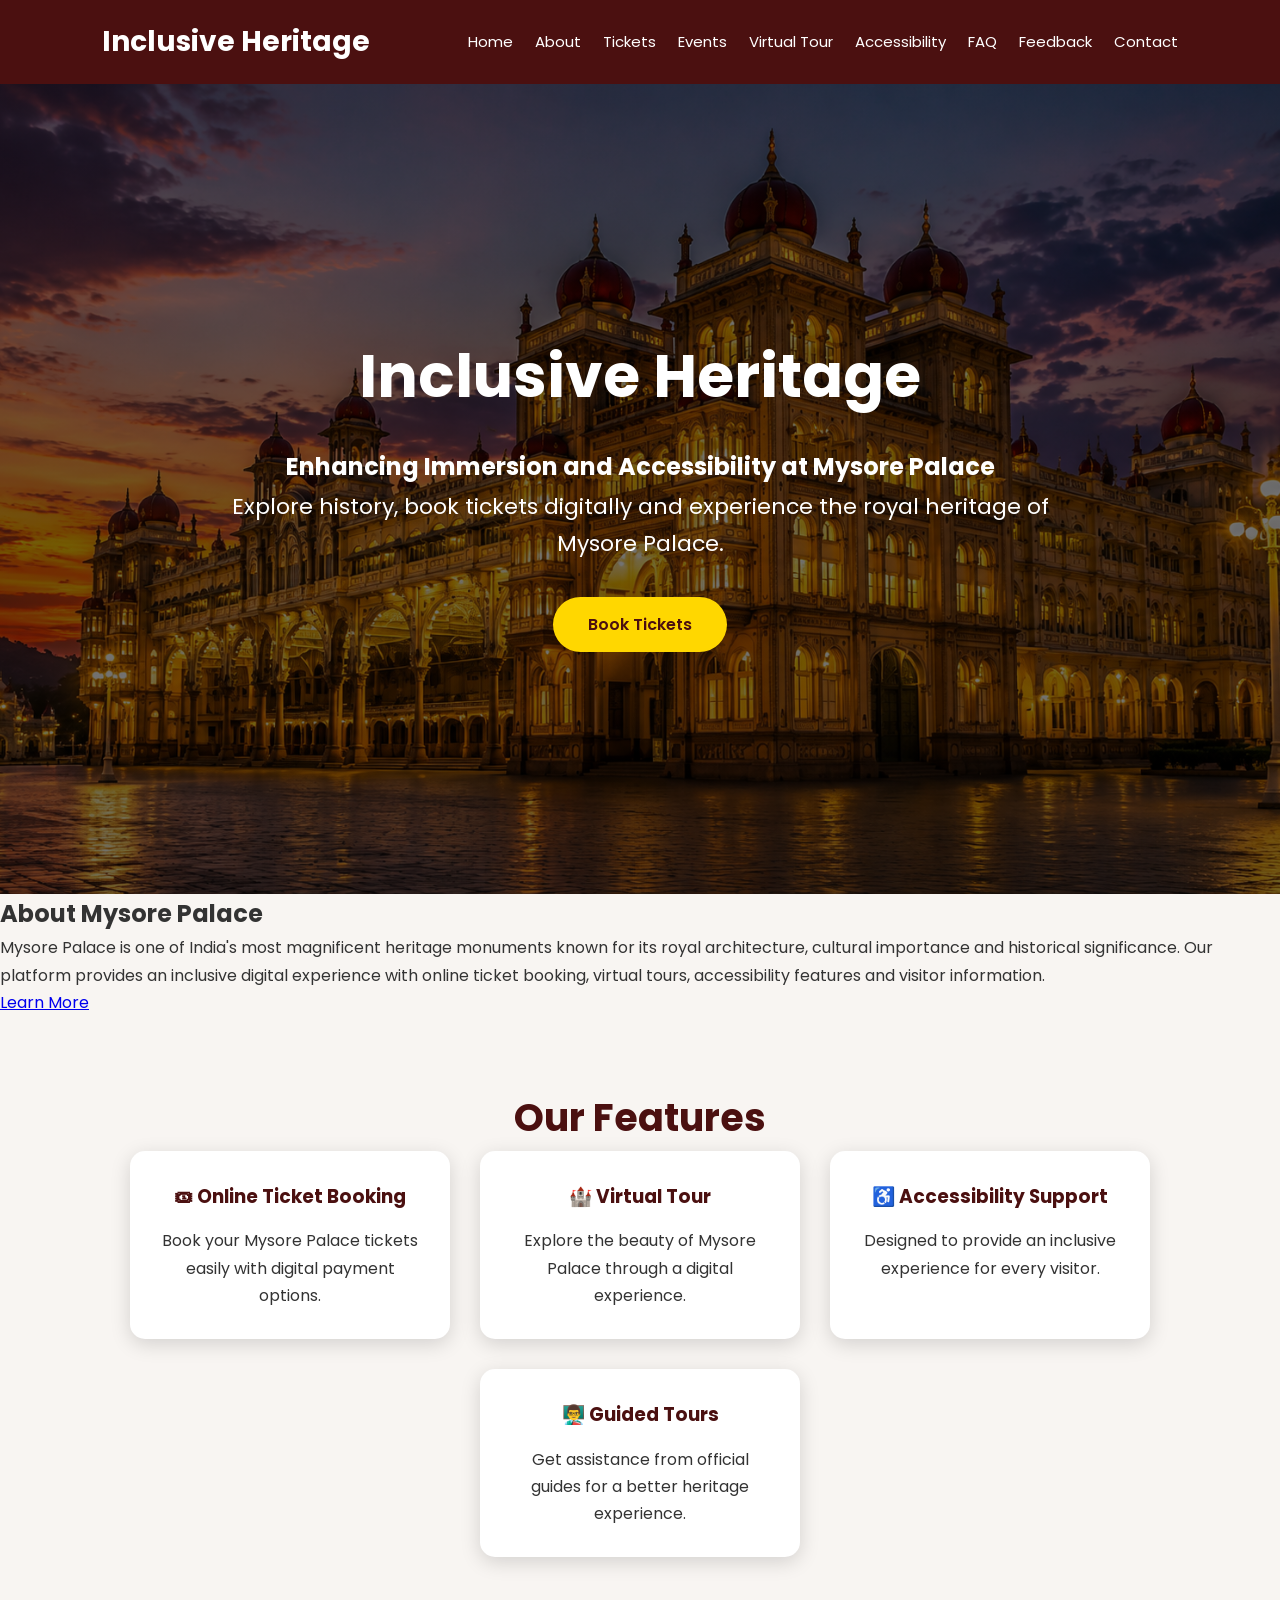
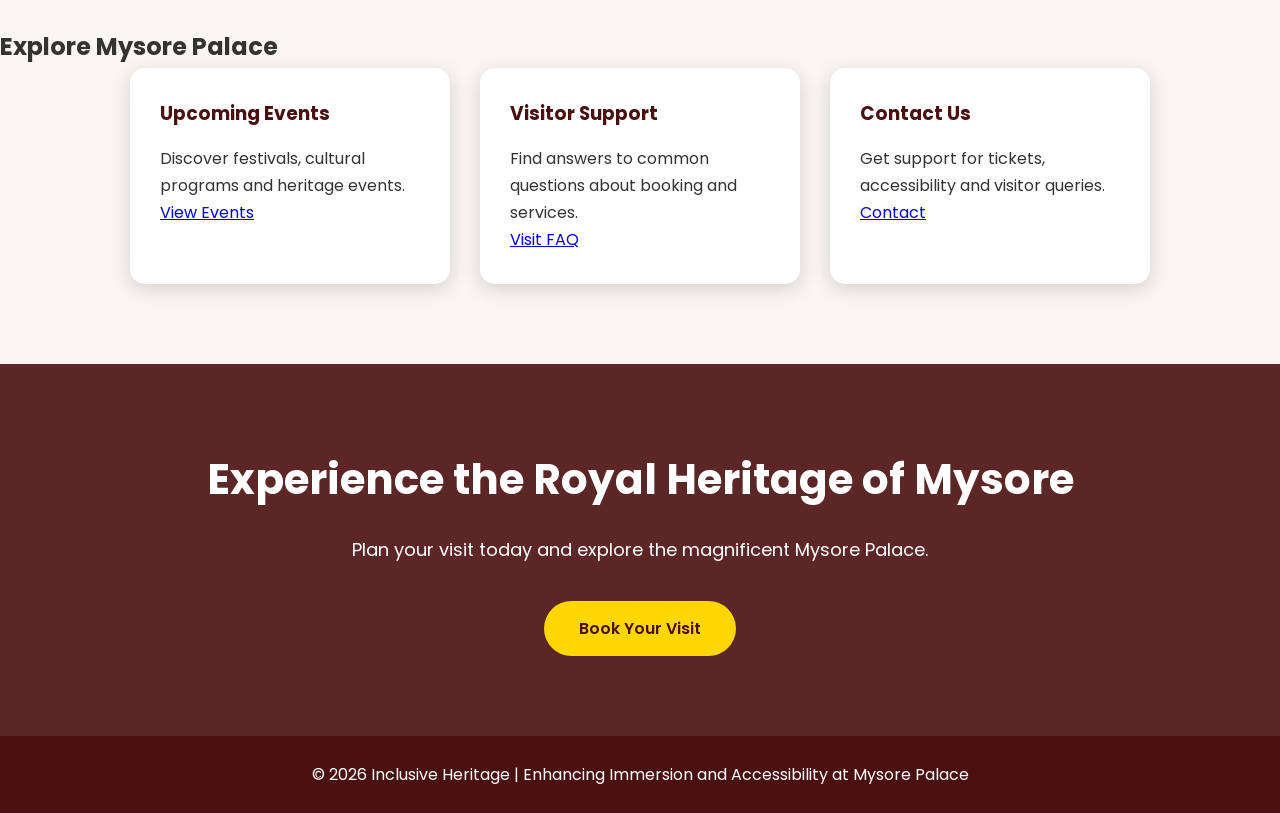
<file: index.html>
<!DOCTYPE html>
<html lang="en">

<head>

<meta charset="UTF-8">
<meta name="viewport" content="width=device-width, initial-scale=1.0">

<title>Inclusive Heritage | Mysore Palace</title>

<link rel="stylesheet" href="css/style.css">

<link href="https://fonts.googleapis.com/css2?family=Poppins:wght@300;400;500;600;700&display=swap" rel="stylesheet">

</head>


<body>


<!-- Navigation Bar -->

<nav class="navbar">


<div class="logo">

Inclusive Heritage

</div>



<ul>

<li><a href="index.html">Home</a></li>

<li><a href="pages/about.html">About</a></li>

<li><a href="pages/tickets.html">Tickets</a></li>

<li><a href="pages/events.html">Events</a></li>

<li><a href="pages/virtualtour.html">Virtual Tour</a></li>

<li><a href="pages/accessibility.html">Accessibility</a></li>

<li><a href="pages/faq.html">FAQ</a></li>

<li><a href="pages/feedback.html">Feedback</a></li>

<li><a href="pages/contact.html">Contact</a></li>


</ul>


</nav>





<!-- Hero Section -->


<section class="hero">


<div class="hero-content">


<h1>

Inclusive Heritage

</h1>


<h2>

Enhancing Immersion and Accessibility at Mysore Palace

</h2>


<p>

Explore history, book tickets digitally and experience
the royal heritage of Mysore Palace.

</p>



<a href="pages/tickets.html" class="btn">

Book Tickets

</a>



</div>


</section>







<!-- About Section -->


<section class="about-home">


<h2>

About Mysore Palace

</h2>



<p>

Mysore Palace is one of India's most magnificent heritage
monuments known for its royal architecture, cultural
importance and historical significance.

Our platform provides an inclusive digital experience
with online ticket booking, virtual tours, accessibility
features and visitor information.

</p>


<a href="pages/about.html" class="secondary-btn">

Learn More

</a>


</section>







<!-- Features -->


<section class="features">


<h2>

Our Features

</h2>



<div class="cards">



<div class="card">

<h3>

🎟 Online Ticket Booking

</h3>

<p>

Book your Mysore Palace tickets easily with digital payment options.

</p>

</div>





<div class="card">

<h3>

🏰 Virtual Tour

</h3>

<p>

Explore the beauty of Mysore Palace through a digital experience.

</p>

</div>





<div class="card">

<h3>

♿ Accessibility Support

</h3>

<p>

Designed to provide an inclusive experience for every visitor.

</p>

</div>





<div class="card">

<h3>

👨‍🏫 Guided Tours

</h3>

<p>

Get assistance from official guides for a better heritage experience.

</p>

</div>



</div>


</section>







<!-- Quick Links -->


<section class="quick-links">


<h2>

Explore Mysore Palace

</h2>



<div class="cards">



<div class="card">

<h3>Upcoming Events</h3>

<p>

Discover festivals, cultural programs and heritage events.

</p>

<a href="pages/events.html">

View Events

</a>

</div>





<div class="card">

<h3>Visitor Support</h3>

<p>

Find answers to common questions about booking and services.

</p>

<a href="pages/faq.html">

Visit FAQ

</a>

</div>





<div class="card">

<h3>Contact Us</h3>

<p>

Get support for tickets, accessibility and visitor queries.

</p>

<a href="pages/contact.html">

Contact

</a>

</div>



</div>


</section>







<!-- Call To Action -->


<section class="cta">


<h2>

Experience the Royal Heritage of Mysore

</h2>


<p>

Plan your visit today and explore the magnificent Mysore Palace.

</p>


<a href="pages/tickets.html" class="btn">

Book Your Visit

</a>


</section>







<!-- Footer -->


<footer>


<p>

© 2026 Inclusive Heritage | Enhancing Immersion and Accessibility at Mysore Palace

</p>


</footer>




</body>

</html>
</file>
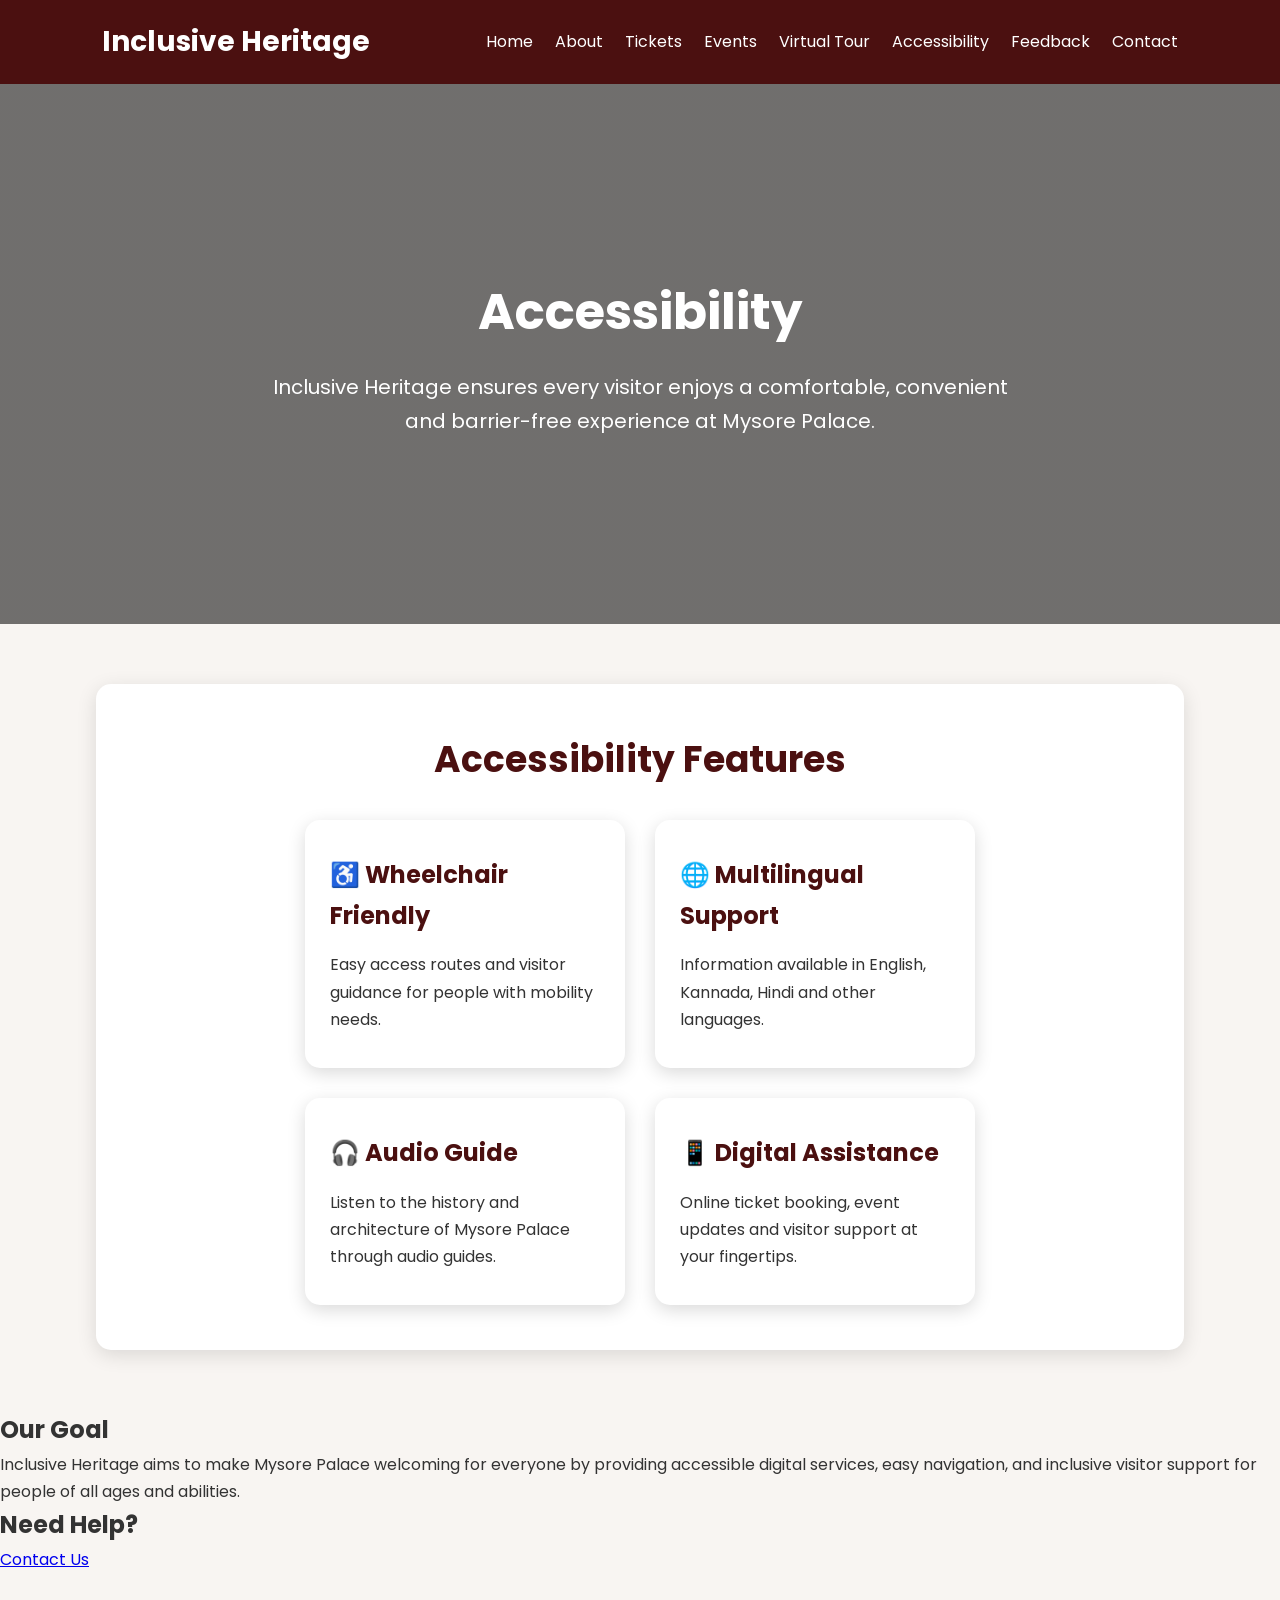
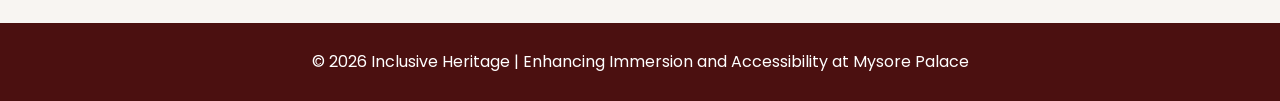
<file: pages/accessibility.html>
<!DOCTYPE html>
<html lang="en">

<head>

    <meta charset="UTF-8">
    <meta name="viewport" content="width=device-width, initial-scale=1.0">

    <title>Accessibility | Inclusive Heritage</title>

    <link rel="stylesheet" href="../css/accessibility.css">

    <link href="https://fonts.googleapis.com/css2?family=Poppins:wght@300;400;500;600;700&display=swap" rel="stylesheet">

</head>

<body>

<!-- Navigation -->

<nav class="navbar">

    <div class="logo">
        Inclusive Heritage
    </div>

    <ul>
        <li><a href="../index.html">Home</a></li>
        <li><a href="about.html">About</a></li>
        <li><a href="tickets.html">Tickets</a></li>
        <li><a href="events.html">Events</a></li>
        <li><a href="virtualtour.html">Virtual Tour</a></li>
        <li><a href="accessibility.html">Accessibility</a></li>
        <li><a href="feedback.html">Feedback</a></li>
        <li><a href="contact.html">Contact</a></li>
    </ul>

</nav>



<!-- Hero -->

<section class="hero">

    <div class="hero-content">

        <h1>Accessibility</h1>

        <p>
            Inclusive Heritage ensures every visitor enjoys a comfortable,
            convenient and barrier-free experience at Mysore Palace.
        </p>

    </div>

</section>



<!-- Features -->

<section class="features">

<h2>Accessibility Features</h2>

<div class="cards">

<div class="card">

<h3>♿ Wheelchair Friendly</h3>

<p>
Easy access routes and visitor guidance for people with mobility needs.
</p>

</div>



<div class="card">

<h3>🌐 Multilingual Support</h3>

<p>
Information available in English, Kannada, Hindi and other languages.
</p>

</div>



<div class="card">

<h3>🎧 Audio Guide</h3>

<p>
Listen to the history and architecture of Mysore Palace through audio guides.
</p>

</div>



<div class="card">

<h3>📱 Digital Assistance</h3>

<p>
Online ticket booking, event updates and visitor support at your fingertips.
</p>

</div>

</div>

</section>



<!-- Our Goal -->

<section class="mission">

<h2>Our Goal</h2>

<p>

Inclusive Heritage aims to make Mysore Palace welcoming for everyone by
providing accessible digital services, easy navigation, and inclusive visitor
support for people of all ages and abilities.

</p>

</section>



<!-- Contact Button -->

<section class="support">

<h2>Need Help?</h2>

<a href="contact.html" class="btn">

Contact Us

</a>

</section>



<footer>

<p>

© 2026 Inclusive Heritage | Enhancing Immersion and Accessibility at Mysore Palace

</p>

</footer>

</body>

</html>
</file>
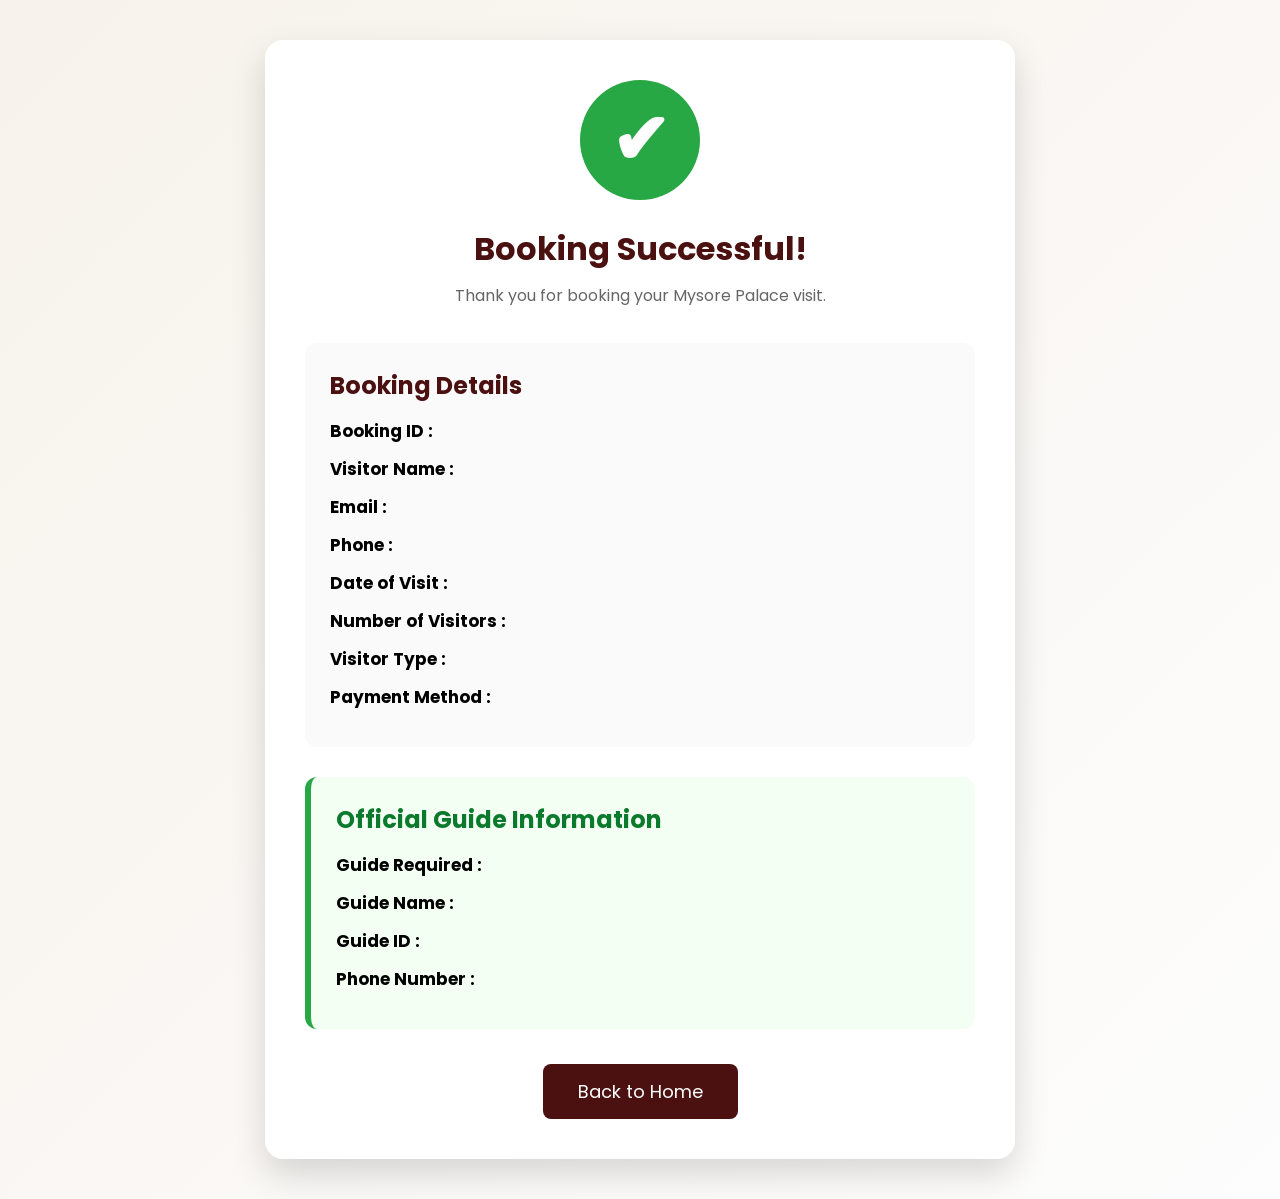
<file: pages/booking-success.html>
<!DOCTYPE html>
<html lang="en">

<head>

<meta charset="UTF-8">
<meta name="viewport" content="width=device-width, initial-scale=1.0">

<title>Booking Successful</title>

<link rel="stylesheet" href="../css/booking-success.css">

<link href="https://fonts.googleapis.com/css2?family=Poppins:wght@300;400;500;600;700&display=swap" rel="stylesheet">

</head>

<body>

<div class="success-container">

<div class="tick-circle">

✔

</div>

<h1>Booking Successful!</h1>

<p class="message">

Thank you for booking your Mysore Palace visit.

</p>

<div class="details">

<h2>Booking Details</h2>

<p><strong>Booking ID :</strong> <span id="bookingID"></span></p>

<p><strong>Visitor Name :</strong> <span id="visitor"></span></p>

<p><strong>Email :</strong> <span id="email"></span></p>

<p><strong>Phone :</strong> <span id="phone"></span></p>

<p><strong>Date of Visit :</strong> <span id="date"></span></p>

<p><strong>Number of Visitors :</strong> <span id="visitors"></span></p>

<p><strong>Visitor Type :</strong> <span id="visitorType"></span></p>

<p><strong>Payment Method :</strong> <span id="payment"></span></p>

</div>

<div class="guide-box">

<h2>Official Guide Information</h2>

<p><strong>Guide Required :</strong> <span id="guideRequired"></span></p>

<p><strong>Guide Name :</strong> <span id="guideName"></span></p>

<p><strong>Guide ID :</strong> <span id="guideID"></span></p>

<p><strong>Phone Number :</strong> <span id="guidePhone"></span></p>

</div>

<a href="../index.html" class="home-btn">

Back to Home

</a>

</div>

<script>

document.getElementById("bookingID").textContent =
localStorage.getItem("bookingID");

document.getElementById("visitor").textContent =
localStorage.getItem("visitor");

document.getElementById("email").textContent =
localStorage.getItem("email");

document.getElementById("phone").textContent =
localStorage.getItem("phone");

document.getElementById("date").textContent =
localStorage.getItem("date");

document.getElementById("visitors").textContent =
localStorage.getItem("visitors");

document.getElementById("visitorType").textContent =
localStorage.getItem("visitorType");

document.getElementById("payment").textContent =
localStorage.getItem("payment");

document.getElementById("guideRequired").textContent =
localStorage.getItem("guideRequired");

document.getElementById("guideName").textContent =
localStorage.getItem("guideName");

document.getElementById("guideID").textContent =
localStorage.getItem("guideID");

document.getElementById("guidePhone").textContent =
localStorage.getItem("guidePhone");

</script>

</body>

</html>
</file>
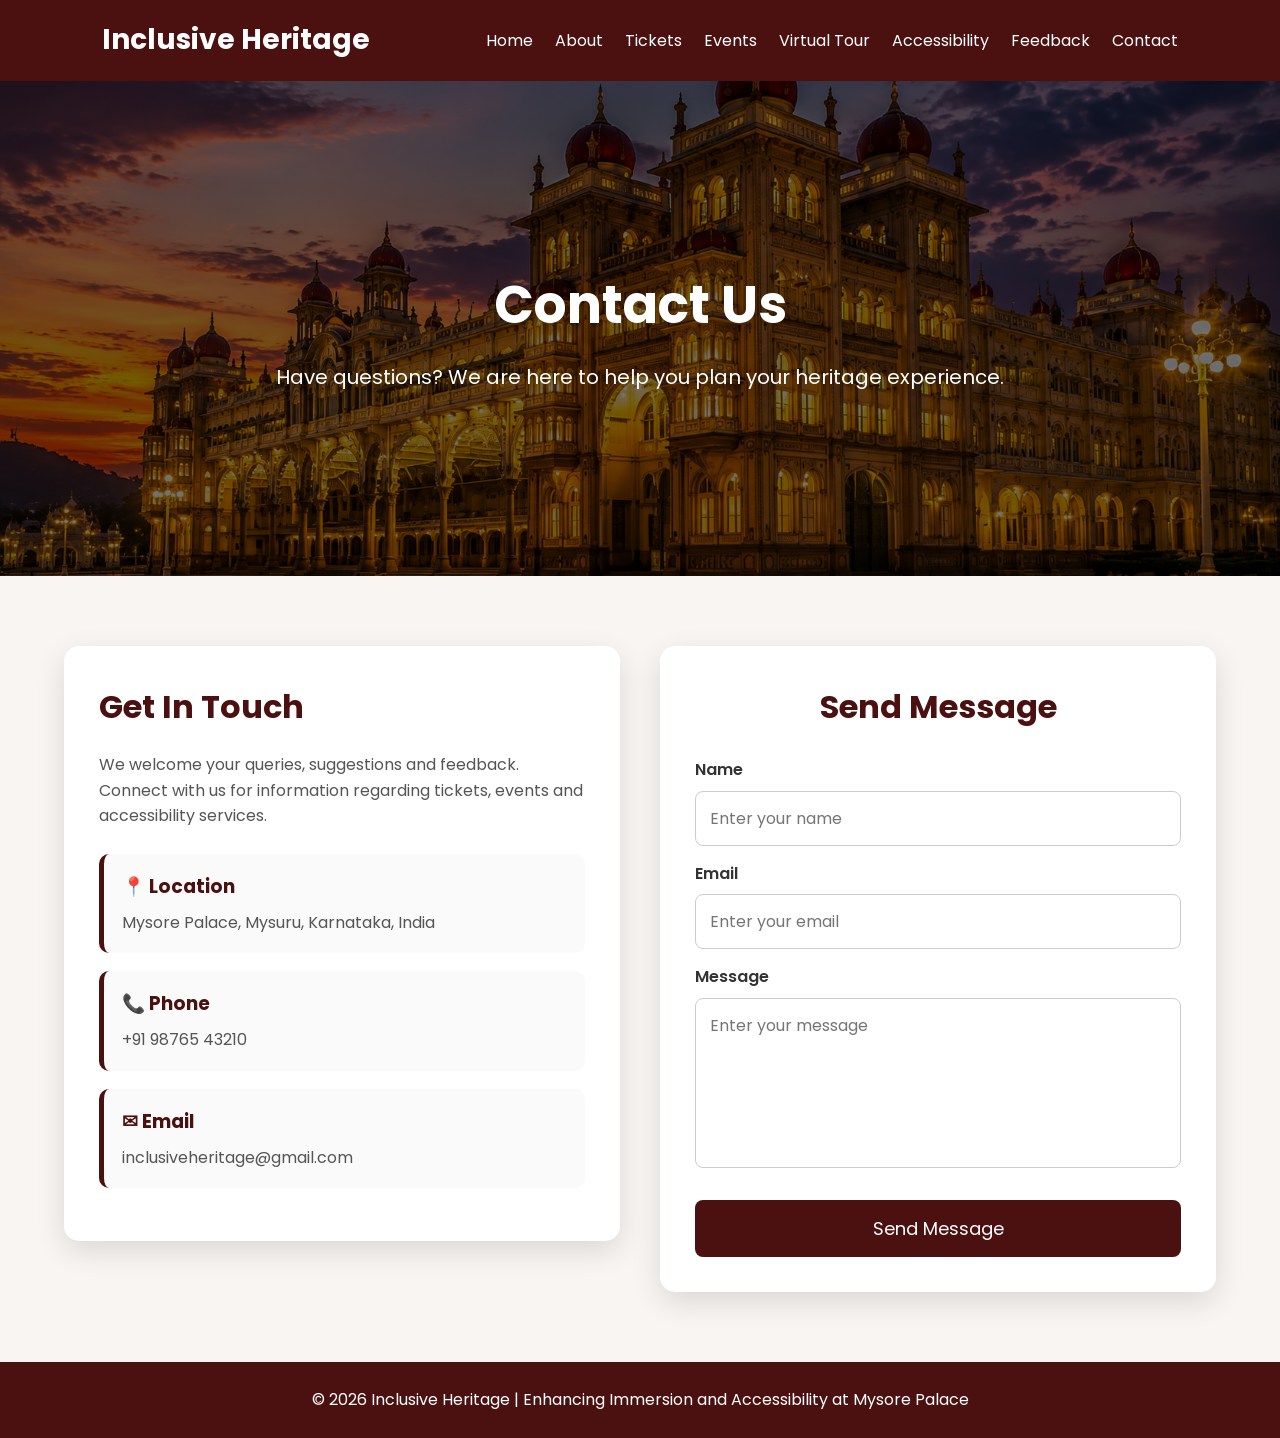
<file: pages/contact.html>
<!DOCTYPE html>
<html lang="en">

<head>

    <meta charset="UTF-8">
    <meta name="viewport" content="width=device-width, initial-scale=1.0">

    <title>Contact | Inclusive Heritage</title>

    <link rel="stylesheet" href="../css/contact.css">

    <link href="https://fonts.googleapis.com/css2?family=Poppins:wght@300;400;500;600;700&display=swap" rel="stylesheet">

</head>


<body>



<!-- Navigation Bar -->

<nav class="navbar">


    <div class="logo">
        Inclusive Heritage
    </div>



    <ul>

        <li><a href="../index.html">Home</a></li>

        <li><a href="about.html">About</a></li>

        <li><a href="tickets.html">Tickets</a></li>

        <li><a href="events.html">Events</a></li>

        <li><a href="virtualtour.html">Virtual Tour</a></li>

        <li><a href="accessibility.html">Accessibility</a></li>

        <li><a href="feedback.html">Feedback</a></li>

        <li><a href="contact.html">Contact</a></li>


    </ul>


</nav>






<!-- Hero Section -->


<section class="hero">


<div>


<h1>Contact Us</h1>


<p>

Have questions? We are here to help you plan your heritage experience.

</p>


</div>


</section>







<!-- Contact Section -->


<section class="contact-section">



<div class="contact-info">


<h2>Get In Touch</h2>


<p>

We welcome your queries, suggestions and feedback.
Connect with us for information regarding tickets,
events and accessibility services.

</p>



<div class="info-box">


<h3>📍 Location</h3>

<p>
Mysore Palace, Mysuru, Karnataka, India
</p>


</div>




<div class="info-box">


<h3>📞 Phone</h3>

<p>
+91 98765 43210
</p>


</div>





<div class="info-box">


<h3>✉ Email</h3>

<p>
inclusiveheritage@gmail.com
</p>


</div>



</div>







<!-- Contact Form -->


<div class="contact-form">


<h2>Send Message</h2>


<form id="contactForm">


<label>Name</label>

<input type="text" placeholder="Enter your name" required>



<label>Email</label>

<input type="email" placeholder="Enter your email" required>



<label>Message</label>

<textarea rows="5" placeholder="Enter your message" required></textarea>



<button type="submit" class="btn">

Send Message

</button>


</form>


</div>




</section>







<!-- Footer -->


<footer>


<p>

© 2026 Inclusive Heritage | Enhancing Immersion and Accessibility at Mysore Palace

</p>


</footer>





<script>

const form = document.getElementById("contactForm");


form.addEventListener("submit",function(e){


e.preventDefault();


alert("Thank you for contacting Inclusive Heritage! We will get back to you soon.");


form.reset();


});


</script>




</body>

</html>
</file>
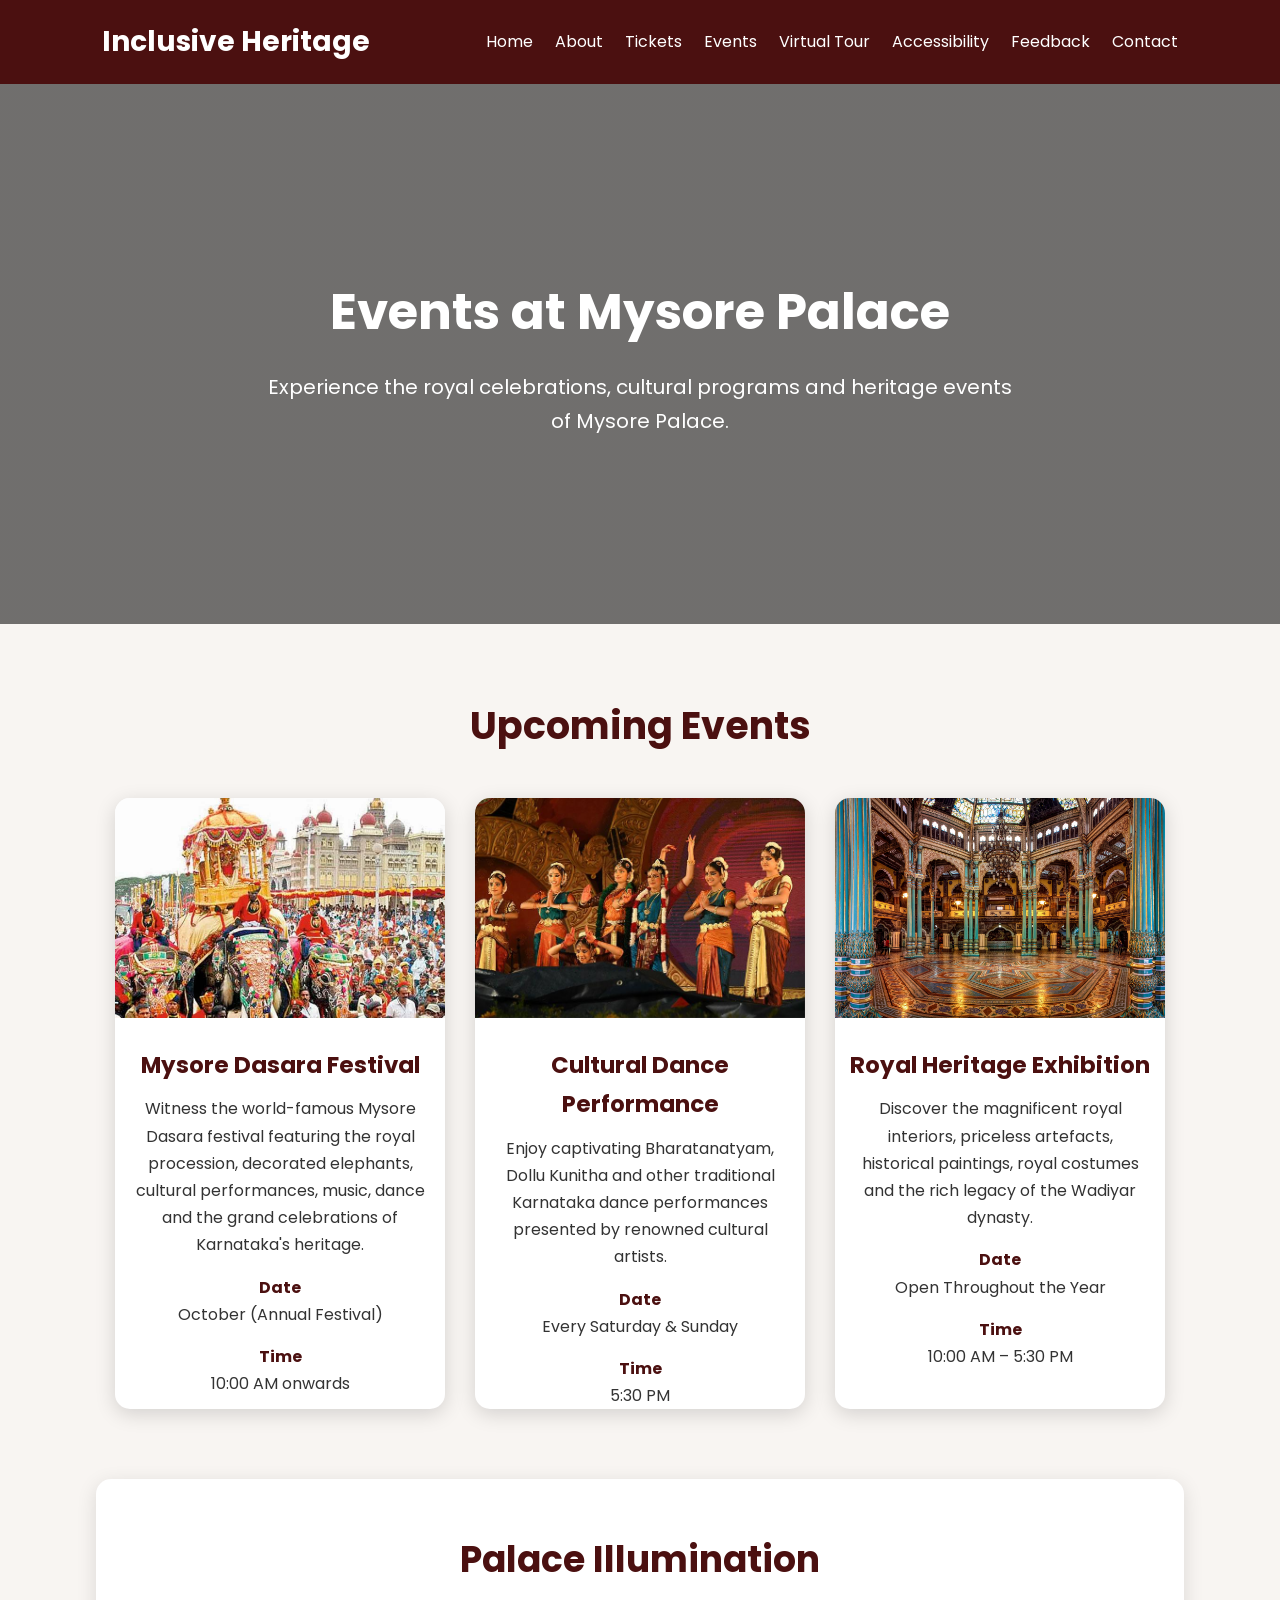
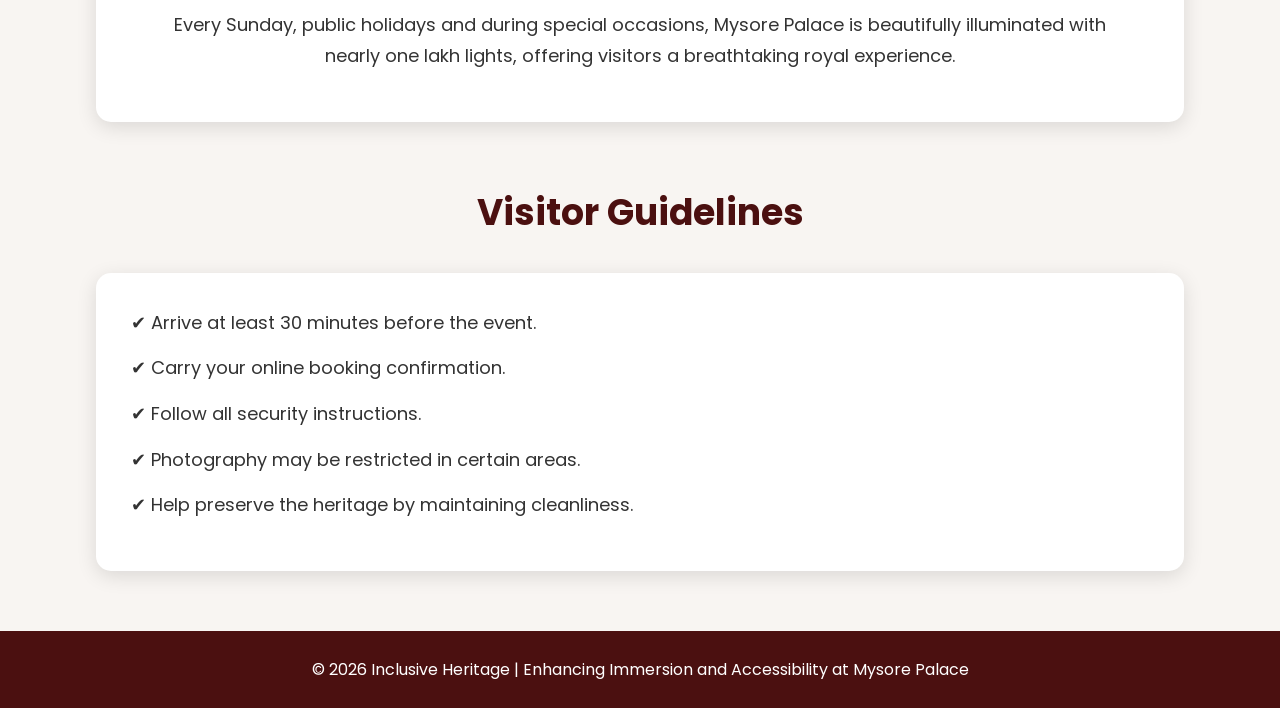
<file: pages/events.html>
<!DOCTYPE html>
<html lang="en">

<head>

    <meta charset="UTF-8">
    <meta name="viewport" content="width=device-width, initial-scale=1.0">

    <title>Events | Inclusive Heritage</title>

    <link rel="stylesheet" href="../css/events.css">

    <link href="https://fonts.googleapis.com/css2?family=Poppins:wght@300;400;500;600;700&display=swap" rel="stylesheet">

</head>

<body>

<!-- Navigation Bar -->

<nav class="navbar">

    <div class="logo">
        Inclusive Heritage
    </div>

    <ul>

        <li><a href="../index.html">Home</a></li>
        <li><a href="about.html">About</a></li>
        <li><a href="tickets.html">Tickets</a></li>
        <li><a href="events.html">Events</a></li>
        <li><a href="virtualtour.html">Virtual Tour</a></li>
        <li><a href="accessibility.html">Accessibility</a></li>
        <li><a href="feedback.html">Feedback</a></li>
        <li><a href="contact.html">Contact</a></li>

    </ul>

</nav>

<!-- Hero Section -->

<section class="hero">

    <div class="hero-content">

        <h1>Events at Mysore Palace</h1>

        <p>
            Experience the royal celebrations, cultural programs and heritage events of Mysore Palace.
        </p>

    </div>

</section>

<!-- Upcoming Events -->

<section class="events">

    <h2>Upcoming Events</h2>

    <div class="cards">

        <!-- Mysore Dasara -->

        <div class="card">

            <img src="../images/dasara.jpg" alt="Mysore Dasara Festival">

            <h3>Mysore Dasara Festival</h3>

            <p>
                Witness the world-famous Mysore Dasara festival featuring the royal procession, decorated elephants, cultural performances, music, dance and the grand celebrations of Karnataka's heritage.
            </p>

            <h4>Date</h4>

            <p>October (Annual Festival)</p>

            <h4>Time</h4>

            <p>10:00 AM onwards</p>

        </div>

        <!-- Cultural Dance -->

        <div class="card">

            <img src="../images/dance.jpg" alt="Cultural Dance Performance">

            <h3>Cultural Dance Performance</h3>

            <p>
                Enjoy captivating Bharatanatyam, Dollu Kunitha and other traditional Karnataka dance performances presented by renowned cultural artists.
            </p>

            <h4>Date</h4>

            <p>Every Saturday & Sunday</p>

            <h4>Time</h4>

            <p>5:30 PM</p>

        </div>

        <!-- Heritage Exhibition -->

        <div class="card">

            <img src="../images/palace.jpg" alt="Royal Heritage Exhibition">

            <h3>Royal Heritage Exhibition</h3>

            <p>
                Discover the magnificent royal interiors, priceless artefacts, historical paintings, royal costumes and the rich legacy of the Wadiyar dynasty.
            </p>

            <h4>Date</h4>

            <p>Open Throughout the Year</p>

            <h4>Time</h4>

            <p>10:00 AM – 5:30 PM</p>

        </div>

    </div>

</section>

<!-- Palace Illumination -->

<section class="illumination">

    <h2>Palace Illumination</h2>

    <p>
        Every Sunday, public holidays and during special occasions, Mysore Palace is beautifully illuminated with nearly one lakh lights, offering visitors a breathtaking royal experience.
    </p>

</section>

<!-- Visitor Guidelines -->

<section class="guidelines">

    <h2>Visitor Guidelines</h2>

    <ul>

        <li>✔ Arrive at least 30 minutes before the event.</li>

        <li>✔ Carry your online booking confirmation.</li>

        <li>✔ Follow all security instructions.</li>

        <li>✔ Photography may be restricted in certain areas.</li>

        <li>✔ Help preserve the heritage by maintaining cleanliness.</li>

    </ul>

</section>

<!-- Footer -->

<footer>

    <p>

        © 2026 Inclusive Heritage | Enhancing Immersion and Accessibility at Mysore Palace

    </p>

</footer>

</body>

</html>
</file>
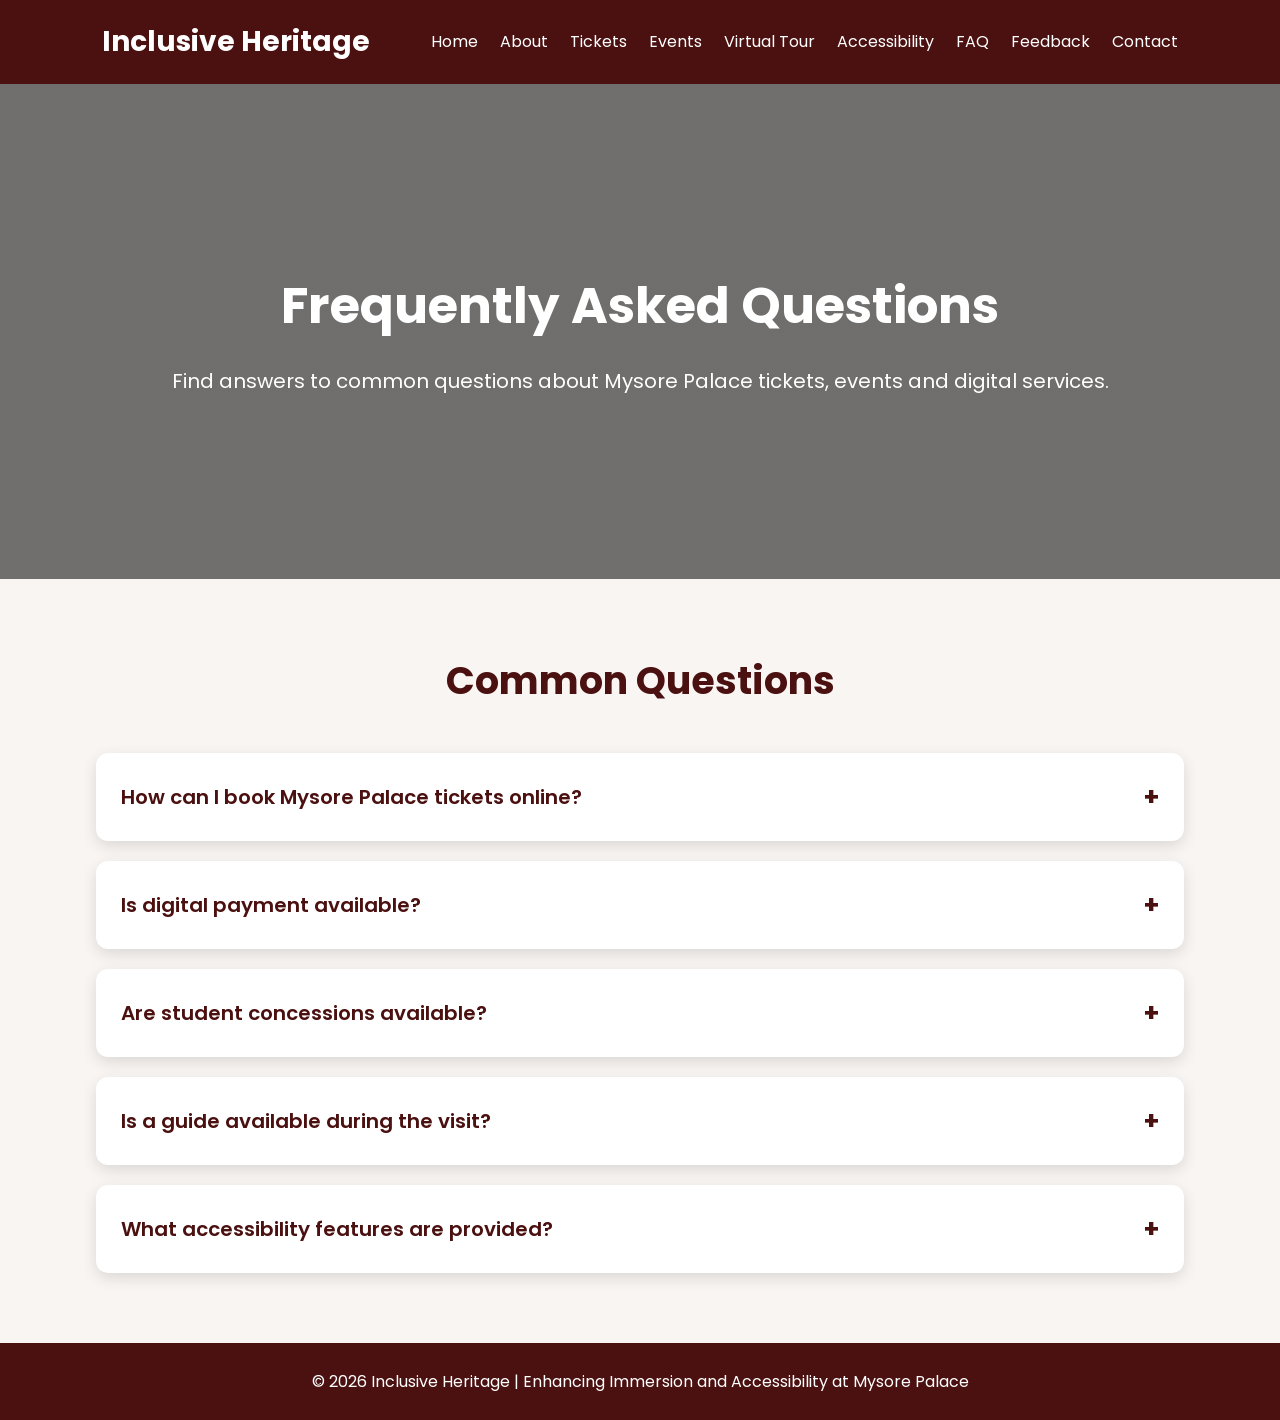
<file: pages/faq.html>
<!DOCTYPE html>
<html lang="en">

<head>

<meta charset="UTF-8">
<meta name="viewport" content="width=device-width, initial-scale=1.0">

<title>FAQ | Inclusive Heritage</title>

<link rel="stylesheet" href="../css/faq.css">

<link href="https://fonts.googleapis.com/css2?family=Poppins:wght@300;400;500;600;700&display=swap" rel="stylesheet">

</head>


<body>


<!-- Navigation Bar -->

<nav class="navbar">


<div class="logo">
Inclusive Heritage
</div>



<ul>

<li><a href="../index.html">Home</a></li>

<li><a href="about.html">About</a></li>

<li><a href="tickets.html">Tickets</a></li>

<li><a href="events.html">Events</a></li>

<li><a href="virtualtour.html">Virtual Tour</a></li>

<li><a href="accessibility.html">Accessibility</a></li>

<li><a href="faq.html">FAQ</a></li>

<li><a href="feedback.html">Feedback</a></li>

<li><a href="contact.html">Contact</a></li>


</ul>


</nav>




<!-- Hero Section -->


<section class="hero">


<div>


<h1>Frequently Asked Questions</h1>


<p>
Find answers to common questions about Mysore Palace
tickets, events and digital services.
</p>


</div>


</section>





<!-- FAQ Section -->


<section class="faq-section">


<h2>Common Questions</h2>



<div class="faq-container">



<div class="faq-item">

<button class="faq-question">

How can I book Mysore Palace tickets online?

<span>+</span>

</button>


<div class="faq-answer">

<p>
You can book tickets through our online booking
system by filling visitor details and selecting
your preferred payment method.
</p>

</div>

</div>





<div class="faq-item">

<button class="faq-question">

Is digital payment available?

<span>+</span>

</button>


<div class="faq-answer">

<p>
Yes. Visitors can use UPI, Debit Card,
Credit Card and Net Banking options.
</p>

</div>

</div>





<div class="faq-item">

<button class="faq-question">

Are student concessions available?

<span>+</span>

</button>


<div class="faq-answer">

<p>
Yes. Students with valid identification can
avail concession benefits.
</p>

</div>

</div>





<div class="faq-item">

<button class="faq-question">

Is a guide available during the visit?

<span>+</span>

</button>


<div class="faq-answer">

<p>
Yes. Visitors can choose guided tours in
different languages for better understanding.
</p>

</div>

</div>





<div class="faq-item">

<button class="faq-question">

What accessibility features are provided?

<span>+</span>

</button>


<div class="faq-answer">

<p>
The platform provides multilingual support,
digital assistance and accessibility information
for visitors.
</p>

</div>

</div>



</div>


</section>






<footer>

<p>
© 2026 Inclusive Heritage | Enhancing Immersion and Accessibility at Mysore Palace
</p>

</footer>




<script src="../js/faq.js"></script>


</body>

</html>
</file>
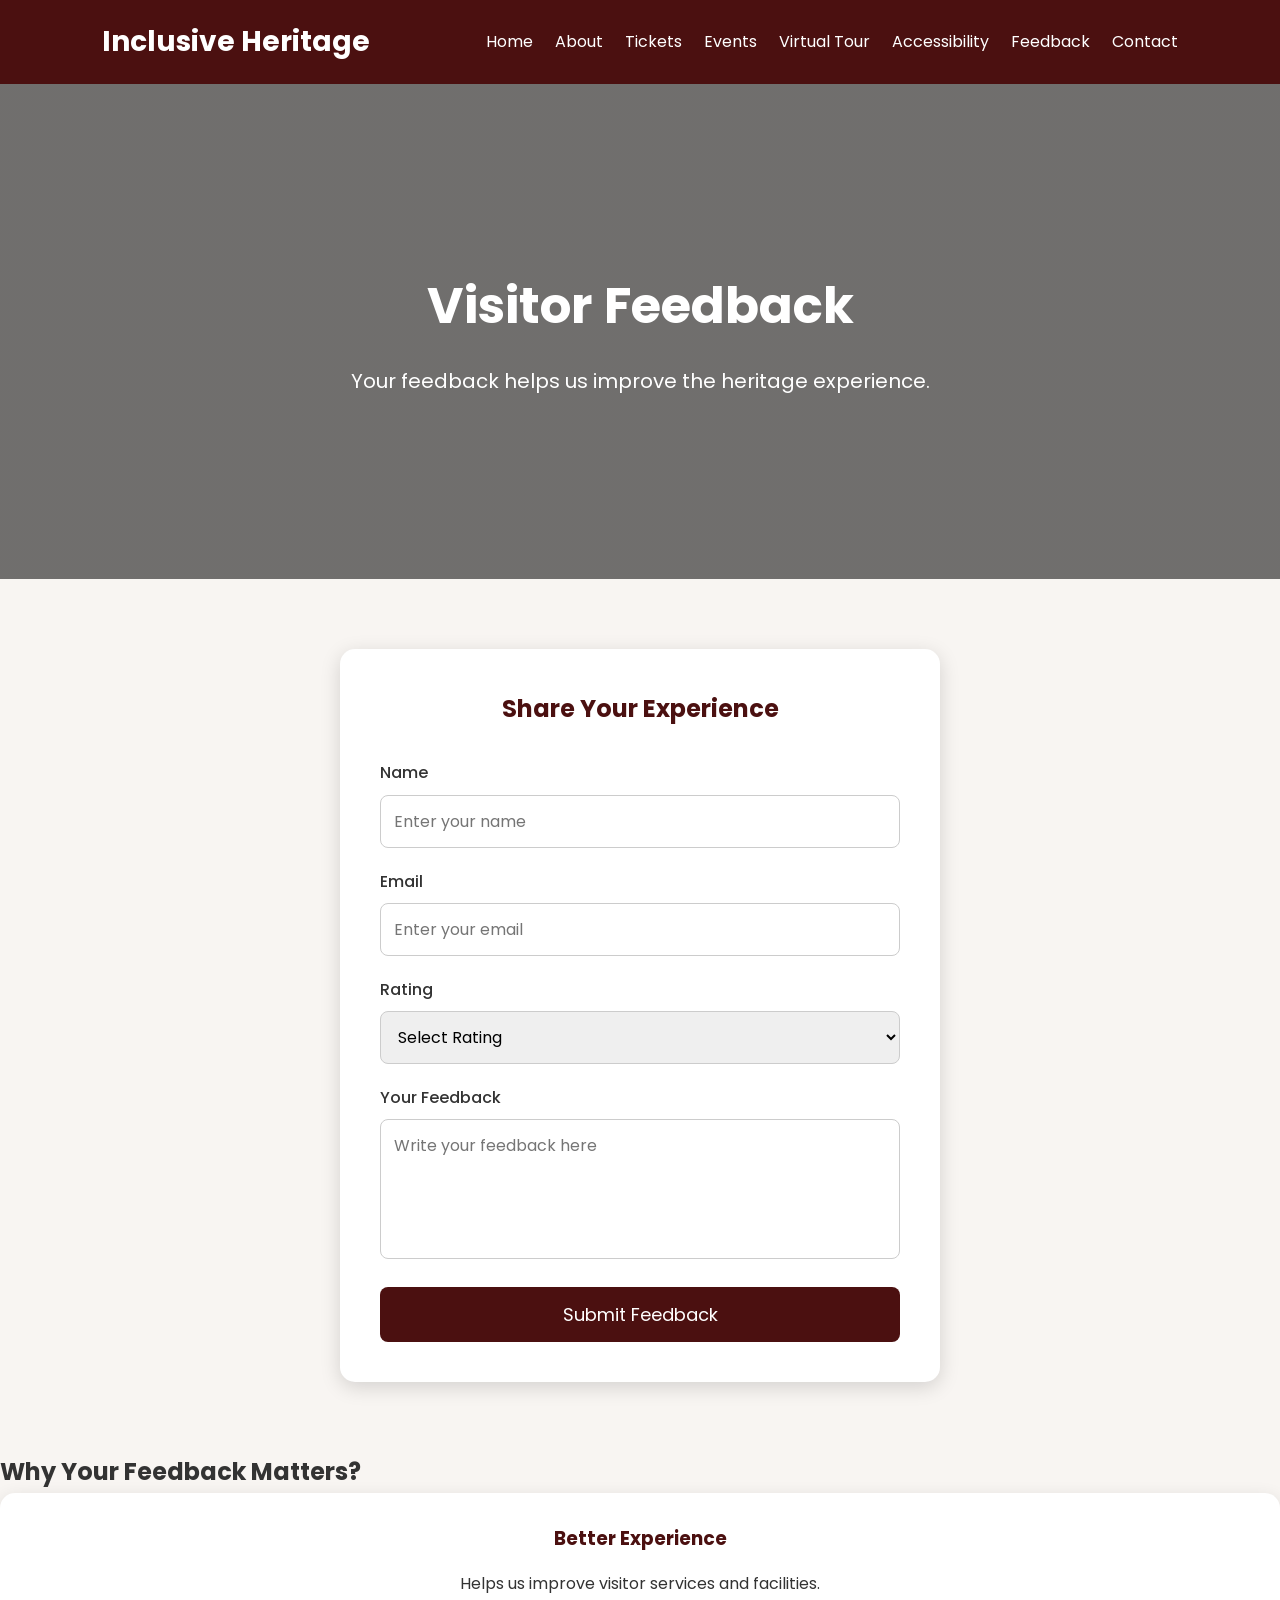
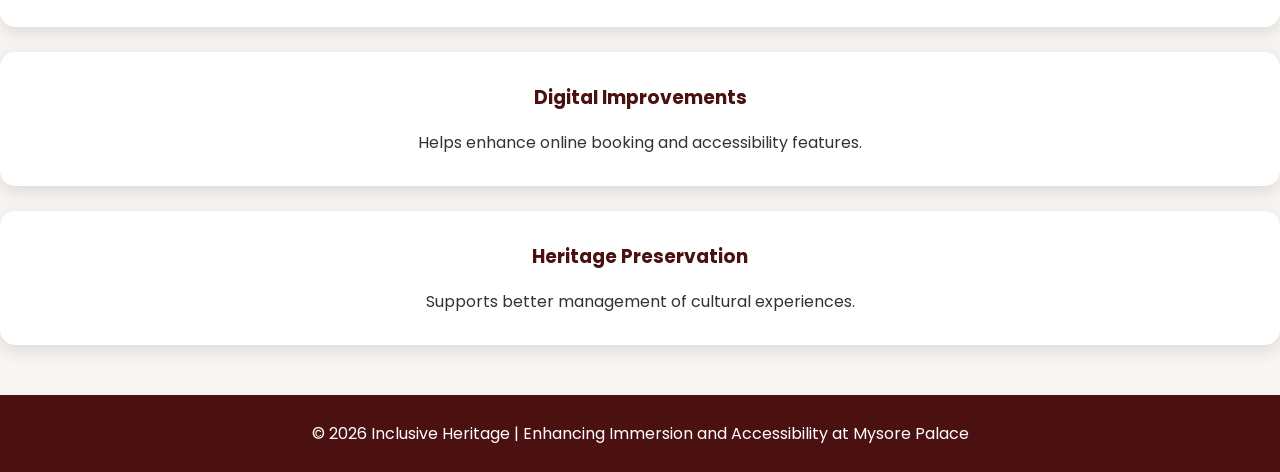
<file: pages/feedback.html>
<!DOCTYPE html>
<html lang="en">

<head>

    <meta charset="UTF-8">
    <meta name="viewport" content="width=device-width, initial-scale=1.0">

    <title>Feedback | Inclusive Heritage</title>

    <link rel="stylesheet" href="../css/feedback.css">

    <link href="https://fonts.googleapis.com/css2?family=Poppins:wght@300;400;500;600;700&display=swap" rel="stylesheet">

</head>


<body>



<!-- Navigation Bar -->


<nav class="navbar">


<div class="logo">

Inclusive Heritage

</div>



<ul>


<li><a href="../index.html">Home</a></li>

<li><a href="about.html">About</a></li>

<li><a href="tickets.html">Tickets</a></li>

<li><a href="events.html">Events</a></li>

<li><a href="virtualtour.html">Virtual Tour</a></li>

<li><a href="accessibility.html">Accessibility</a></li>

<li><a href="feedback.html">Feedback</a></li>

<li><a href="contact.html">Contact</a></li>


</ul>


</nav>







<!-- Hero Section -->


<section class="hero">


<div>


<h1>Visitor Feedback</h1>


<p>

Your feedback helps us improve the heritage experience.

</p>


</div>


</section>







<!-- Feedback Form -->


<section class="feedback-section">



<div class="feedback-box">



<h2>Share Your Experience</h2>



<form id="feedbackForm">





<label>Name</label>


<input type="text" id="name" placeholder="Enter your name">






<label>Email</label>


<input type="email" id="email" placeholder="Enter your email">







<label>Rating</label>


<select id="rating">


<option value="">Select Rating</option>

<option value="5">⭐⭐⭐⭐⭐ Excellent</option>

<option value="4">⭐⭐⭐⭐ Very Good</option>

<option value="3">⭐⭐⭐ Good</option>

<option value="2">⭐⭐ Average</option>

<option value="1">⭐ Poor</option>


</select>







<label>Your Feedback</label>


<textarea id="message" rows="6" placeholder="Write your feedback here"></textarea>






<button type="submit" class="btn">

Submit Feedback

</button>





</form>



</div>



</section>







<!-- Feedback Benefits -->


<section class="benefits">


<h2>Why Your Feedback Matters?</h2>



<div class="cards">



<div class="card">

<h3>Better Experience</h3>

<p>

Helps us improve visitor services and facilities.

</p>

</div>





<div class="card">

<h3>Digital Improvements</h3>

<p>

Helps enhance online booking and accessibility features.

</p>

</div>





<div class="card">

<h3>Heritage Preservation</h3>

<p>

Supports better management of cultural experiences.

</p>

</div>




</div>



</section>







<!-- Footer -->


<footer>


<p>

© 2026 Inclusive Heritage | Enhancing Immersion and Accessibility at Mysore Palace

</p>


</footer>






<script src="../js/feedback.js"></script>




</body>

</html>
</file>
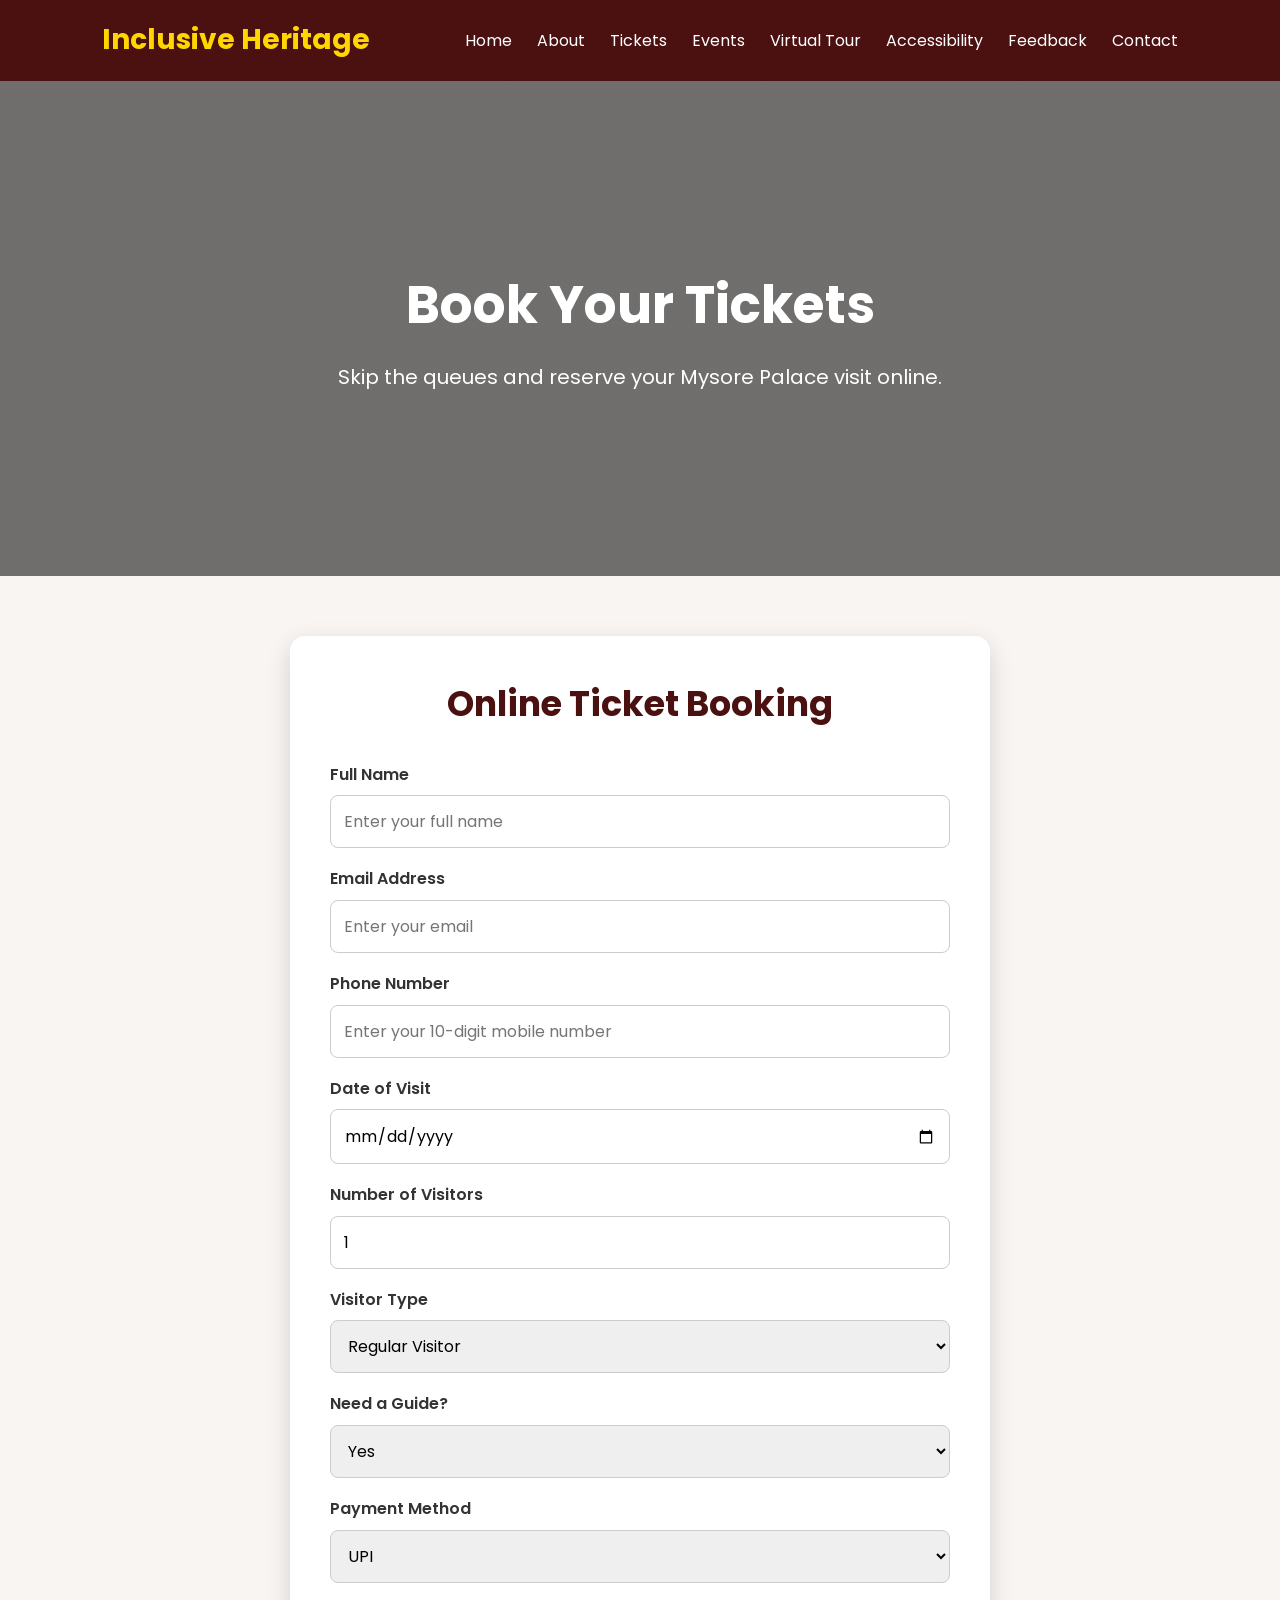
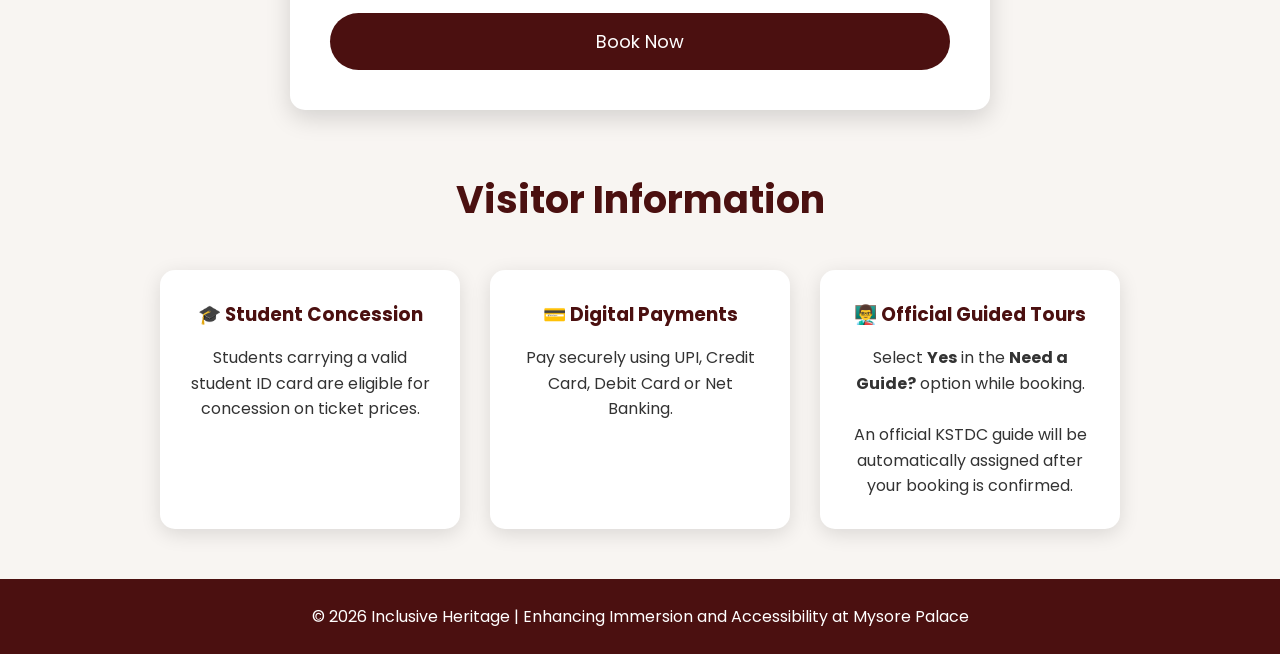
<file: pages/tickets.html>
<!DOCTYPE html>
<html lang="en">

<head>

    <meta charset="UTF-8">
    <meta name="viewport" content="width=device-width, initial-scale=1.0">

    <title>Book Tickets | Inclusive Heritage</title>

    <link rel="stylesheet" href="../css/tickets.css">

    <link href="https://fonts.googleapis.com/css2?family=Poppins:wght@300;400;500;600;700&display=swap" rel="stylesheet">

</head>

<body>

    <!-- Navigation Bar -->

    <nav class="navbar">

        <div class="logo">
            Inclusive Heritage
        </div>

        <ul>

            <li><a href="../index.html">Home</a></li>
            <li><a href="about.html">About</a></li>
            <li><a href="tickets.html">Tickets</a></li>
            <li><a href="events.html">Events</a></li>
            <li><a href="virtualtour.html">Virtual Tour</a></li>
            <li><a href="accessibility.html">Accessibility</a></li>
            <li><a href="feedback.html">Feedback</a></li>
            <li><a href="contact.html">Contact</a></li>

        </ul>

    </nav>

    <!-- Hero Section -->

    <section class="hero">

        <h1>Book Your Tickets</h1>

        <p>

            Skip the queues and reserve your Mysore Palace visit online.

        </p>

    </section>

    <!-- Booking Form -->

    <section class="booking-container">

        <div class="booking-box">

            <h2>Online Ticket Booking</h2>

            <form id="bookingForm">

                <label>Full Name</label>
                <input type="text" id="name" placeholder="Enter your full name" required>

                <label>Email Address</label>
                <input type="email" id="email" placeholder="Enter your email" required>

                <label>Phone Number</label>
                <input type="tel" id="phone" placeholder="Enter your 10-digit mobile number" required>

                <label>Date of Visit</label>
                <input type="date" id="date" required>

                <label>Number of Visitors</label>
                <input type="number" id="visitors" min="1" max="20" value="1" required>

                <label>Visitor Type</label>

                <select id="visitorType">

                    <option>Regular Visitor</option>
                    <option>Student</option>
                    <option>Senior Citizen</option>
                    <option>Foreign Tourist</option>

                </select>

                <label>Need a Guide?</label>

                <select id="guide">

                    <option value="yes">Yes</option>
                    <option value="no">No</option>

                </select>

                <label>Payment Method</label>

                <select id="payment">

                    <option>UPI</option>
                    <option>Credit Card</option>
                    <option>Debit Card</option>
                    <option>Net Banking</option>

                </select>

                <button type="submit" class="btn">

                    Book Now

                </button>

            </form>

        </div>

    </section>

    <!-- Visitor Information -->

    <section class="info">

        <h2>Visitor Information</h2>

        <div class="cards">

            <div class="card">

                <h3>🎓 Student Concession</h3>

                <p>

                    Students carrying a valid student ID card are eligible for concession on ticket prices.

                </p>

            </div>

            <div class="card">

                <h3>💳 Digital Payments</h3>

                <p>

                    Pay securely using UPI, Credit Card, Debit Card or Net Banking.

                </p>

            </div>

            <div class="card">

                <h3>👨‍🏫 Official Guided Tours</h3>

                <p>

                    Select <b>Yes</b> in the <b>Need a Guide?</b> option while booking.

                    <br><br>

                    An official KSTDC guide will be automatically assigned after your booking is confirmed.

                </p>

            </div>

        </div>

    </section>

    <!-- Footer -->

    <footer>

        <p>

            © 2026 Inclusive Heritage | Enhancing Immersion and Accessibility at Mysore Palace

        </p>

    </footer>

    <script src="../js/tickets.js"></script>

</body>

</html>
</file>
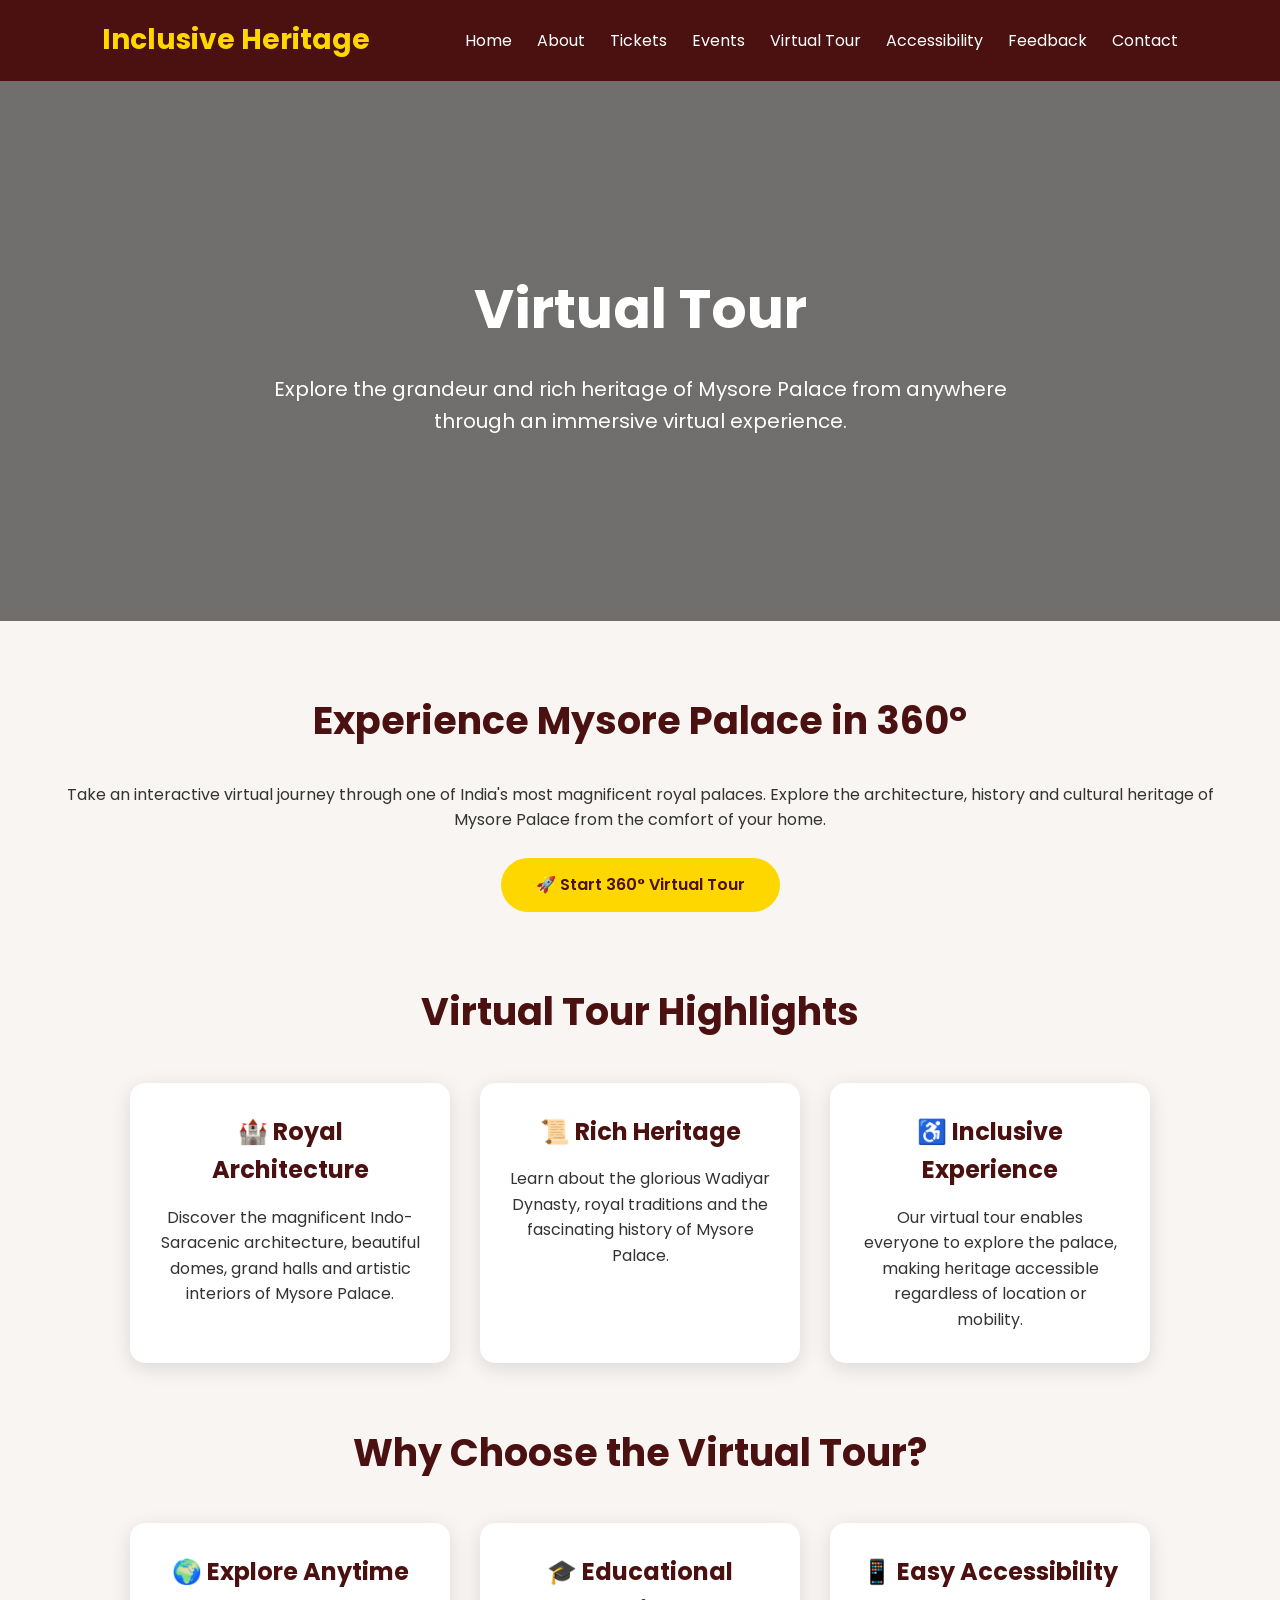
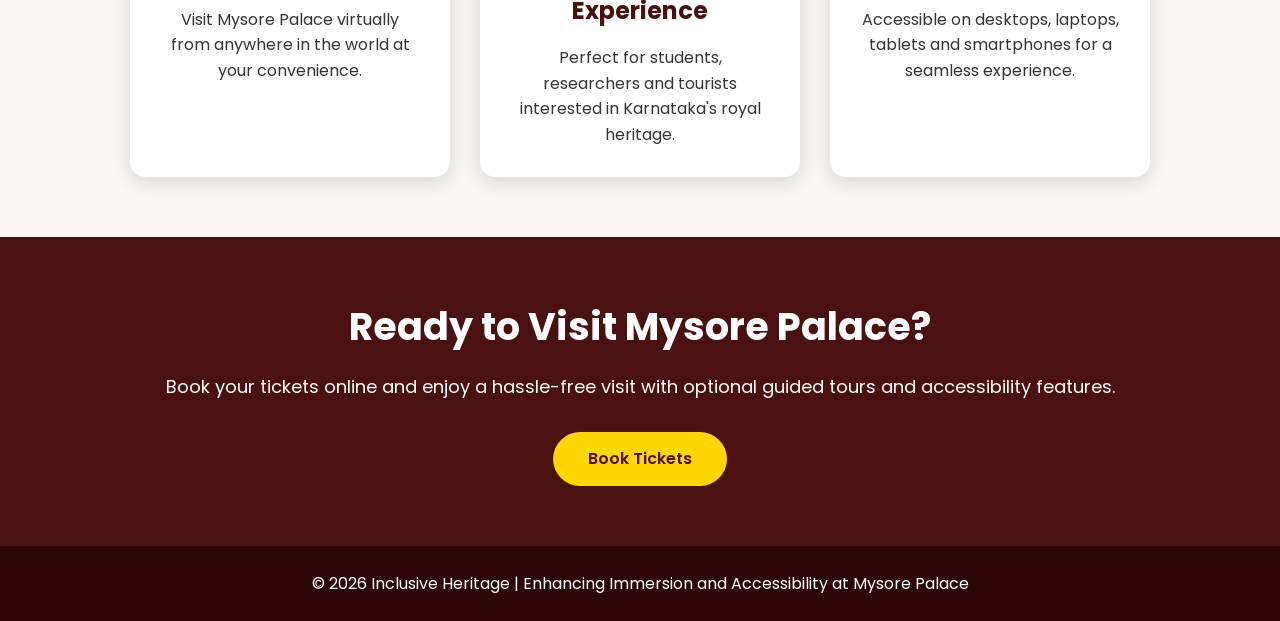
<file: pages/virtualtour.html>
<!DOCTYPE html>
<html lang="en">

<head>

    <meta charset="UTF-8">
    <meta name="viewport" content="width=device-width, initial-scale=1.0">

    <title>Virtual Tour | Inclusive Heritage</title>

    <link rel="stylesheet" href="../css/virtualtour.css">

    <link href="https://fonts.googleapis.com/css2?family=Poppins:wght@300;400;500;600;700&display=swap" rel="stylesheet">

</head>

<body>

    <!-- Navigation Bar -->

    <nav class="navbar">

        <div class="logo">
            Inclusive Heritage
        </div>

        <ul>

            <li><a href="../index.html">Home</a></li>
            <li><a href="about.html">About</a></li>
            <li><a href="tickets.html">Tickets</a></li>
            <li><a href="events.html">Events</a></li>
            <li><a href="virtualtour.html">Virtual Tour</a></li>
            <li><a href="accessibility.html">Accessibility</a></li>
            <li><a href="feedback.html">Feedback</a></li>
            <li><a href="contact.html">Contact</a></li>

        </ul>

    </nav>

    <!-- Hero Section -->

    <section class="hero">

        <div class="hero-content">

            <h1>Virtual Tour</h1>

            <p>
                Explore the grandeur and rich heritage of Mysore Palace from anywhere through an immersive virtual experience.
            </p>

        </div>

    </section>

    <!-- Virtual Tour -->

    <section class="video-section">

        <h2>Experience Mysore Palace in 360°</h2>

        <p>

            Take an interactive virtual journey through one of India's most magnificent royal palaces.
            Explore the architecture, history and cultural heritage of Mysore Palace from the comfort of your home.

        </p>

        <br>

        <a href="https://virtualtourism.in/virtual-tour/mysore-palace-mysore"
            target="_blank"
            class="btn">

            🚀 Start 360° Virtual Tour

        </a>

    </section>

    <!-- Highlights -->

    <section class="highlights">

        <h2>Virtual Tour Highlights</h2>

        <div class="cards">

            <div class="card">

                <h3>🏰 Royal Architecture</h3>

                <p>

                    Discover the magnificent Indo-Saracenic architecture,
                    beautiful domes, grand halls and artistic interiors of Mysore Palace.

                </p>

            </div>

            <div class="card">

                <h3>📜 Rich Heritage</h3>

                <p>

                    Learn about the glorious Wadiyar Dynasty,
                    royal traditions and the fascinating history of Mysore Palace.

                </p>

            </div>

            <div class="card">

                <h3>♿ Inclusive Experience</h3>

                <p>

                    Our virtual tour enables everyone to explore the palace,
                    making heritage accessible regardless of location or mobility.

                </p>

            </div>

        </div>

    </section>

    <!-- Information -->

    <section class="highlights">

        <h2>Why Choose the Virtual Tour?</h2>

        <div class="cards">

            <div class="card">

                <h3>🌍 Explore Anytime</h3>

                <p>

                    Visit Mysore Palace virtually from anywhere in the world at your convenience.

                </p>

            </div>

            <div class="card">

                <h3>🎓 Educational Experience</h3>

                <p>

                    Perfect for students, researchers and tourists interested in Karnataka's royal heritage.

                </p>

            </div>

            <div class="card">

                <h3>📱 Easy Accessibility</h3>

                <p>

                    Accessible on desktops, laptops, tablets and smartphones for a seamless experience.

                </p>

            </div>

        </div>

    </section>

    <!-- Call To Action -->

    <section class="cta">

        <h2>Ready to Visit Mysore Palace?</h2>

        <p>

            Book your tickets online and enjoy a hassle-free visit with optional guided tours and accessibility features.

        </p>

        <a href="tickets.html" class="btn">

            Book Tickets

        </a>

    </section>

    <!-- Footer -->

    <footer>

        <p>

            © 2026 Inclusive Heritage | Enhancing Immersion and Accessibility at Mysore Palace

        </p>

    </footer>

    <script src="../js/script.js"></script>

</body>

</html>
</file>
<file: css/style.css>
/* ===========================
   Global Styles
=========================== */

*{
    margin:0;
    padding:0;
    box-sizing:border-box;
    font-family:'Poppins',sans-serif;
}


html{
    scroll-behavior:smooth;
}


body{

    background:#f8f5f2;
    color:#333;
    line-height:1.7;

}


/* ===========================
   Navbar
=========================== */


.navbar{

    background:#4b1010;

    color:white;

    display:flex;

    justify-content:space-between;

    align-items:center;

    padding:18px 8%;

    position:sticky;

    top:0;

    z-index:1000;

}



.logo{

    font-size:28px;

    font-weight:700;

}



.navbar ul{

    display:flex;

    list-style:none;

}



.navbar ul li{

    margin-left:22px;

}



.navbar ul li a{

    color:white;

    text-decoration:none;

    font-size:15px;

    transition:0.3s;

}



.navbar ul li a:hover{

    color:#FFD700;

}




/* ===========================
   Hero Section
=========================== */


.hero{


    height:90vh;


    background:

    linear-gradient(
    rgba(0,0,0,0.55),
    rgba(0,0,0,0.55)
    ),

   url("mysore_palace.png");

    background-size:cover;

    background-position:center;


    display:flex;

    justify-content:center;

    align-items:center;


    text-align:center;

    color:white;


}



.hero-content{


    max-width:900px;


}




.hero-content h1{


    font-size:60px;


    margin-bottom:20px;


}



.hero-content p{


    font-size:22px;


    margin-bottom:35px;


}




/* ===========================
   Buttons
=========================== */


.btn{


    display:inline-block;


    padding:14px 35px;


    background:#FFD700;


    color:#4b1010;


    border-radius:30px;


    text-decoration:none;


    font-weight:600;


    transition:0.3s;


}



.btn:hover{


    background:white;


    transform:scale(1.05);


}





/* ===========================
   Sections
=========================== */


.section{


    width:90%;


    margin:70px auto;


    text-align:center;


}



.section h2{


    color:#4b1010;


    font-size:38px;


    margin-bottom:30px;


}





/* ===========================
   Cards
=========================== */


.cards{


    display:flex;


    justify-content:center;


    gap:30px;


    flex-wrap:wrap;


}




.card{


    background:white;


    width:320px;


    padding:30px;


    border-radius:15px;


    box-shadow:

    0 5px 20px rgba(0,0,0,0.15);


    transition:0.4s;


}




.card:hover{


    transform:translateY(-10px);


}




.card h3{


    color:#4b1010;


    margin-bottom:15px;


}





/* ===========================
   About Preview
=========================== */


.about-preview{


    width:90%;


    margin:70px auto;


    display:flex;


    align-items:center;


    gap:40px;


}




.about-preview img{


    width:50%;


    border-radius:15px;


    box-shadow:

    0 5px 20px rgba(0,0,0,0.2);


}



.about-preview div{


    flex:1;


}




.about-preview h2{


    color:#4b1010;


    font-size:38px;


}





/* ===========================
   Features
=========================== */


.features{


    width:90%;


    margin:70px auto;


    text-align:center;


}



.features h2{


    color:#4b1010;


    font-size:38px;


}





/* ===========================
   Footer
=========================== */


footer{


    background:#4b1010;


    color:white;


    text-align:center;


    padding:25px;


}





/* ===========================
   Responsive Design
=========================== */


@media(max-width:900px){


.navbar{


    flex-direction:column;


}



.navbar ul{


    margin-top:15px;


    flex-wrap:wrap;


    justify-content:center;


}



.navbar ul li{


    margin:8px;


}



.hero-content h1{


    font-size:40px;


}



.hero-content p{


    font-size:18px;


}



.about-preview{


    flex-direction:column;


}



.about-preview img{


    width:100%;


}



}

/* ===========================
   About Section
=========================== */

.about{
    width:90%;
    margin:80px auto;
    text-align:center;
}

.about-text{
    max-width:900px;
    margin:auto;
}

.about-text h2{
    font-size:40px;
    color:#4b1010;
    margin-bottom:20px;
}

.about-text p{
    font-size:18px;
    color:#555;
    line-height:1.8;
}


/* ===========================
   Solution Section
=========================== */

.solution{
    width:90%;
    margin:80px auto;
    text-align:center;
}

.solution h2{
    font-size:40px;
    color:#4b1010;
    margin-bottom:30px;
}

.solution-box{
    max-width:900px;
    margin:auto;
    background:white;
    padding:35px;
    border-radius:15px;
    box-shadow:0 8px 25px rgba(0,0,0,0.15);
}

.solution-box p{
    font-size:18px;
    margin-bottom:20px;
    color:#555;
    line-height:1.8;
}

.solution-box b{
    color:#4b1010;
}


/* ===========================
   Call To Action
=========================== */

.cta{
    background:linear-gradient(rgba(75,16,16,0.9),rgba(75,16,16,0.9));
    color:white;
    text-align:center;
    padding:80px 20px;
    margin-top:80px;
}

.cta h2{
    font-size:42px;
    margin-bottom:20px;
}

.cta p{
    font-size:18px;
    max-width:700px;
    margin:0 auto 35px;
}

.cta .btn{
    background:#FFD700;
    color:#4b1010;
}

.cta .btn:hover{
    background:white;
}


/* ===========================
   Mobile Responsive
=========================== */

@media(max-width:768px){

.about,
.solution{
    width:95%;
}

.about-text h2,
.solution h2,
.cta h2{
    font-size:30px;
}

.about-text p,
.solution-box p,
.cta p{
    font-size:16px;
}

.solution-box{
    padding:25px;
}

}
</file>
<file: css/accessibility.css>
/* ===========================
   Global Styles
=========================== */

*{
    margin:0;
    padding:0;
    box-sizing:border-box;
    font-family:'Poppins',sans-serif;
}


body{

    background:#f8f5f2;
    color:#333;
    line-height:1.7;

}



/* ===========================
   Navbar
=========================== */


.navbar{

    background:#4b1010;
    color:white;

    display:flex;
    justify-content:space-between;
    align-items:center;

    padding:18px 8%;

    position:sticky;
    top:0;

    z-index:1000;

}



.logo{

    font-size:28px;
    font-weight:700;

}



.navbar ul{

    display:flex;
    list-style:none;

}



.navbar ul li{

    margin-left:22px;

}



.navbar ul li a{

    color:white;
    text-decoration:none;

    transition:0.3s;

}



.navbar ul li a:hover{

    color:#FFD700;

}




/* ===========================
   Hero Section
=========================== */


.hero{

    height:60vh;

    background:
    linear-gradient(
    rgba(0,0,0,0.55),
    rgba(0,0,0,0.55)
    ),
    url("https://upload.wikimedia.org/wikipedia/commons/a/a4/Mysore_Palace_Morning.jpg");


    background-size:cover;
    background-position:center;

    display:flex;
    justify-content:center;
    align-items:center;

    text-align:center;

    color:white;

}



.hero-content h1{

    font-size:50px;
    margin-bottom:15px;

}



.hero-content p{

    font-size:20px;
    max-width:750px;

}





/* ===========================
   Accessibility Section
=========================== */


.accessibility{

    width:90%;

    margin:70px auto;

    text-align:center;

}



.accessibility h2{

    color:#4b1010;

    font-size:38px;

    margin-bottom:40px;

}




.cards{

    display:flex;

    justify-content:center;

    gap:30px;

    flex-wrap:wrap;

}




.card{

    width:320px;

    background:white;

    padding:35px 25px;

    border-radius:15px;


    box-shadow:
    0 5px 18px rgba(0,0,0,0.15);


    transition:0.4s;

}




.card:hover{

    transform:translateY(-10px);

}




.card h3{

    color:#4b1010;

    font-size:24px;

    margin-bottom:15px;

}



.card p{

    font-size:16px;

}






/* ===========================
   Features Section
=========================== */


.features{

    width:85%;

    margin:60px auto;

    background:white;

    padding:45px;

    border-radius:15px;


    box-shadow:
    0 5px 20px rgba(0,0,0,0.12);

}



.features h2{

    text-align:center;

    color:#4b1010;

    font-size:36px;

    margin-bottom:30px;

}



.features ul{

    list-style:none;

}



.features li{

    font-size:18px;

    margin-bottom:18px;

    padding:15px;

    background:#f8f5f2;

    border-radius:10px;

}





/* ===========================
   Footer
=========================== */


footer{

    background:#4b1010;

    color:white;

    text-align:center;

    padding:25px;

    margin-top:50px;

}





/* ===========================
   Responsive Design
=========================== */


@media(max-width:900px){


.navbar{

    flex-direction:column;

}



.navbar ul{

    margin-top:15px;

    flex-wrap:wrap;

    justify-content:center;

}



.navbar ul li{

    margin:8px;

}



.hero-content h1{

    font-size:38px;

}



.hero-content p{

    font-size:17px;

}



.cards{

    flex-direction:column;

    align-items:center;

}



.features{

    padding:30px 20px;

}


}
</file>
<file: css/booking-success.css>
/* ===============================
   Google Font & Reset
================================ */

*{
    margin:0;
    padding:0;
    box-sizing:border-box;
    font-family:'Poppins',sans-serif;
}

/* ===============================
   Body
================================ */

body{

    background:linear-gradient(135deg,#f7f2eb,#fdfdfd);

    display:flex;
    justify-content:center;
    align-items:center;

    min-height:100vh;

    padding:40px;

}

/* ===============================
   Main Card
================================ */

.success-container{

    width:750px;

    background:#ffffff;

    border-radius:18px;

    padding:40px;

    box-shadow:0 15px 35px rgba(0,0,0,0.15);

    text-align:center;

}

/* ===============================
   Tick Circle
================================ */

.tick-circle{

    width:120px;
    height:120px;

    background:#28a745;

    color:white;

    border-radius:50%;

    margin:auto;

    display:flex;
    justify-content:center;
    align-items:center;

    font-size:70px;

    font-weight:bold;

    margin-bottom:25px;

}

/* ===============================
   Heading
================================ */

.success-container h1{

    color:#4b1010;

    margin-bottom:10px;

}

.message{

    color:#666;

    margin-bottom:35px;

}

/* ===============================
   Booking Details
================================ */

.details{

    text-align:left;

    background:#fafafa;

    padding:25px;

    border-radius:12px;

    margin-bottom:30px;

}

.details h2{

    color:#4b1010;

    margin-bottom:15px;

}

.details p{

    margin:12px 0;

    font-size:17px;

}

/* ===============================
   Guide Box
================================ */

.guide-box{

    text-align:left;

    background:#f4fff4;

    border-left:6px solid #28a745;

    padding:25px;

    border-radius:12px;

    margin-bottom:35px;

}

.guide-box h2{

    color:#0b7a2c;

    margin-bottom:15px;

}

.guide-box p{

    margin:12px 0;

    font-size:17px;

}

/* ===============================
   Button
================================ */

.home-btn{

    display:inline-block;

    text-decoration:none;

    background:#4b1010;

    color:white;

    padding:14px 35px;

    border-radius:8px;

    font-size:18px;

    transition:0.3s;

}

.home-btn:hover{

    background:#7a1d1d;

    transform:scale(1.05);

}

/* ===============================
   Responsive
================================ */

@media(max-width:768px){

.success-container{

    width:95%;

    padding:25px;

}

.tick-circle{

    width:90px;
    height:90px;

    font-size:50px;

}

.details p,
.guide-box p{

    font-size:15px;

}

.home-btn{

    width:100%;

    text-align:center;

}

}
</file>
<file: css/contact.css>
/* ==========================
   Global Styles
========================== */

*{
    margin:0;
    padding:0;
    box-sizing:border-box;
    font-family:'Poppins',sans-serif;
}

body{
    background:#f8f5f2;
    color:#333;
    line-height:1.6;
}

/* ==========================
   Navbar
========================== */

.navbar{
    background:#4b1010;
    color:#fff;
    display:flex;
    justify-content:space-between;
    align-items:center;
    padding:18px 8%;
    position:sticky;
    top:0;
    z-index:1000;
}

.logo{
    font-size:28px;
    font-weight:700;
}

.navbar ul{
    display:flex;
    list-style:none;
}

.navbar ul li{
    margin-left:22px;
}

.navbar ul li a{
    color:#fff;
    text-decoration:none;
    transition:.3s;
}

.navbar ul li a:hover{
    color:#FFD700;
}

/* ==========================
   Hero
========================== */

.hero{
    height:55vh;
    background:
    linear-gradient(rgba(0,0,0,.55),rgba(0,0,0,.55)),
    url("../css/mysore_palace.png");

    background-size:cover;
    background-position:center;

    display:flex;
    justify-content:center;
    align-items:center;
    text-align:center;
    color:white;
}

.hero h1{
    font-size:52px;
    margin-bottom:15px;
}

.hero p{
    font-size:20px;
}

/* ==========================
   Contact Section
========================== */

.contact-section{

    width:90%;
    max-width:1200px;
    margin:70px auto;

    display:flex;
    justify-content:space-between;
    align-items:flex-start;
    gap:40px;
    flex-wrap:wrap;

}

/* LEFT SIDE */

.contact-info{

    flex:1;
    min-width:320px;

    background:white;
    padding:35px;

    border-radius:15px;

    box-shadow:0 10px 30px rgba(0,0,0,.12);

}

.contact-info h2{

    color:#4b1010;
    margin-bottom:20px;
    font-size:32px;

}

.contact-info>p{

    margin-bottom:25px;
    color:#555;

}

.info-box{

    background:#fafafa;

    padding:18px;

    margin-bottom:18px;

    border-left:5px solid #4b1010;

    border-radius:10px;

}

.info-box h3{

    color:#4b1010;
    margin-bottom:8px;

}

.info-box p{

    color:#555;

}

/* RIGHT SIDE */

.contact-form{

    flex:1;
    min-width:380px;

    background:white;

    padding:35px;

    border-radius:15px;

    box-shadow:0 10px 30px rgba(0,0,0,.12);

}

.contact-form h2{

    text-align:center;

    color:#4b1010;

    margin-bottom:25px;

    font-size:32px;

}

.contact-form label{

    display:block;

    margin-top:15px;

    margin-bottom:8px;

    font-weight:600;

}

.contact-form input,
.contact-form textarea{

    width:100%;

    padding:14px;

    border:1px solid #ccc;

    border-radius:8px;

    font-size:16px;

    transition:.3s;

}

.contact-form textarea{

    resize:none;

    height:170px;

}

.contact-form input:focus,
.contact-form textarea:focus{

    outline:none;

    border-color:#4b1010;

    box-shadow:0 0 8px rgba(75,16,16,.25);

}

.btn{

    width:100%;

    margin-top:25px;

    padding:15px;

    background:#4b1010;

    color:white;

    border:none;

    border-radius:8px;

    font-size:18px;

    cursor:pointer;

    transition:.3s;

}

.btn:hover{

    background:#721919;

    transform:translateY(-2px);

}

/* ==========================
   Footer
========================== */

footer{

    background:#4b1010;

    color:white;

    text-align:center;

    padding:25px;

    margin-top:60px;

}

/* ==========================
   Responsive
========================== */

@media(max-width:900px){

.navbar{

    flex-direction:column;

}

.navbar ul{

    margin-top:15px;
    flex-wrap:wrap;
    justify-content:center;

}

.navbar ul li{

    margin:8px;

}

.hero h1{

    font-size:38px;

}

.hero p{

    font-size:17px;

}

.contact-section{

    flex-direction:column;

}

.contact-info,
.contact-form{

    width:100%;

    min-width:100%;

}

}
</file>
<file: css/events.css>
/* ===========================
   Global Styles
=========================== */

*{
    margin:0;
    padding:0;
    box-sizing:border-box;
    font-family:'Poppins',sans-serif;
}


body{

    background:#f8f5f2;
    color:#333;
    line-height:1.7;

}



/* ===========================
   Navbar
=========================== */


.navbar{

    background:#4b1010;

    color:white;

    display:flex;

    justify-content:space-between;

    align-items:center;

    padding:18px 8%;

    position:sticky;

    top:0;

    z-index:1000;

}



.logo{

    font-size:28px;

    font-weight:700;

}



.navbar ul{

    display:flex;

    list-style:none;

}



.navbar ul li{

    margin-left:22px;

}



.navbar ul li a{

    color:white;

    text-decoration:none;

    transition:0.3s;

}



.navbar ul li a:hover{

    color:#FFD700;

}





/* ===========================
   Hero Section
=========================== */


.hero{


    height:60vh;


    background:

    linear-gradient(
    rgba(0,0,0,0.55),
    rgba(0,0,0,0.55)
    ),

    url("https://upload.wikimedia.org/wikipedia/commons/a/a4/Mysore_Palace_Morning.jpg");


    background-size:cover;

    background-position:center;


    display:flex;

    justify-content:center;

    align-items:center;


    text-align:center;

    color:white;


}



.hero h1{

    font-size:50px;

    margin-bottom:15px;

}



.hero p{

    font-size:20px;

    max-width:750px;

}





/* ===========================
   Events Section
=========================== */


.events{


    width:90%;


    margin:70px auto;


    text-align:center;


}




.events h2{


    color:#4b1010;


    font-size:38px;


    margin-bottom:40px;


}




.cards{


    display:flex;


    justify-content:center;


    gap:30px;


    flex-wrap:wrap;


}





.card{


    width:330px;


    background:white;


    border-radius:15px;


    overflow:hidden;


    box-shadow:

    0 5px 20px rgba(0,0,0,0.15);


    transition:0.4s;


}




.card:hover{


    transform:translateY(-10px);


}





.card img{


    width:100%;


    height:220px;


    object-fit:cover;


}




.card h3{


    color:#4b1010;


    font-size:23px;


    margin:20px 15px 10px;


}



.card p{


    padding:0 20px;


    font-size:16px;


}



.card h4{


    color:#4b1010;


    margin-top:15px;


}





/* ===========================
   Illumination Section
=========================== */


.illumination{


    width:85%;


    margin:60px auto;


    background:white;


    padding:50px;


    border-radius:15px;


    text-align:center;


    box-shadow:

    0 5px 20px rgba(0,0,0,0.12);


}



.illumination h2{


    color:#4b1010;


    font-size:36px;


    margin-bottom:20px;


}



.illumination p{


    font-size:18px;


}





/* ===========================
   Guidelines
=========================== */


.guidelines{


    width:85%;


    margin:60px auto;


}



.guidelines h2{


    text-align:center;


    color:#4b1010;


    font-size:36px;


    margin-bottom:30px;


}




.guidelines ul{


    background:white;


    padding:35px;


    border-radius:15px;


    box-shadow:

    0 5px 20px rgba(0,0,0,0.12);


}




.guidelines li{


    list-style:none;


    font-size:18px;


    margin-bottom:15px;


}





/* ===========================
   Footer
=========================== */


footer{


    background:#4b1010;


    color:white;


    text-align:center;


    padding:25px;


    margin-top:50px;


}





/* ===========================
   Responsive Design
=========================== */


@media(max-width:900px){


.navbar{


    flex-direction:column;


}



.navbar ul{


    margin-top:15px;


    flex-wrap:wrap;


    justify-content:center;


}



.navbar ul li{


    margin:8px;


}



.hero h1{


    font-size:38px;


}



.hero p{


    font-size:17px;


}



.cards{


    flex-direction:column;


    align-items:center;


}



.illumination{


    padding:30px 20px;


}



}
</file>
<file: css/faq.css>
/* ===========================
   Global Styles
=========================== */

*{
    margin:0;
    padding:0;
    box-sizing:border-box;
    font-family:'Poppins',sans-serif;
}


body{

    background:#f8f5f2;
    color:#333;
    line-height:1.7;

}



/* ===========================
   Navbar
=========================== */

.navbar{

    background:#4b1010;

    color:white;

    display:flex;

    justify-content:space-between;

    align-items:center;

    padding:18px 8%;

    position:sticky;

    top:0;

    z-index:1000;

}


.logo{

    font-size:28px;

    font-weight:700;

}



.navbar ul{

    display:flex;

    list-style:none;

}



.navbar ul li{

    margin-left:22px;

}



.navbar ul li a{

    color:white;

    text-decoration:none;

    transition:0.3s;

}



.navbar ul li a:hover{

    color:#FFD700;

}





/* ===========================
   Hero Section
=========================== */


.hero{


    height:55vh;


    background:

    linear-gradient(
    rgba(0,0,0,0.55),
    rgba(0,0,0,0.55)
    ),

    url("https://upload.wikimedia.org/wikipedia/commons/a/a4/Mysore_Palace_Morning.jpg");


    background-size:cover;

    background-position:center;


    display:flex;

    justify-content:center;

    align-items:center;


    text-align:center;

    color:white;

}



.hero h1{

    font-size:50px;

    margin-bottom:15px;

}



.hero p{

    font-size:20px;

}







/* ===========================
   FAQ Section
=========================== */


.faq-section{

    width:85%;

    margin:70px auto;

}



.faq-section h2{

    text-align:center;

    color:#4b1010;

    font-size:38px;

    margin-bottom:40px;

}





.faq-container{


    display:flex;

    flex-direction:column;

    gap:20px;


}




.faq-item{


    background:white;


    border-radius:12px;


    padding:25px;


    box-shadow:

    0 5px 15px rgba(0,0,0,0.12);


    transition:0.3s;


}



.faq-item:hover{

    transform:translateY(-5px);

}






.faq-question{


    width:100%;

    background:none;

    border:none;

    cursor:pointer;


    display:flex;

    justify-content:space-between;

    align-items:center;


    color:#4b1010;


    font-size:20px;


    font-weight:600;


    text-align:left;

}



.faq-question span{

    font-size:25px;

    font-weight:bold;

}







.faq-answer{


    margin-top:15px;


    display:none;


    font-size:17px;


    color:#555;


}





.faq-item.active .faq-answer{


    display:block;


}







/* ===========================
   Contact Support Section
=========================== */


.support{


    width:85%;

    margin:50px auto;


    background:white;


    padding:45px;


    border-radius:15px;


    text-align:center;


    box-shadow:

    0 5px 20px rgba(0,0,0,0.12);


}



.support h2{


    color:#4b1010;


    margin-bottom:20px;


}



.support p{


    font-size:18px;


}







/* ===========================
   Footer
=========================== */


footer{


    background:#4b1010;


    color:white;


    text-align:center;


    padding:25px;


    margin-top:50px;


}







/* ===========================
   Responsive Design
=========================== */


@media(max-width:900px){


.navbar{


    flex-direction:column;


}



.navbar ul{


    margin-top:15px;


    flex-wrap:wrap;


    justify-content:center;


}



.navbar ul li{


    margin:8px;


}



.hero h1{


    font-size:38px;


}



.hero p{


    font-size:17px;


}



.faq-section{


    width:90%;


}



.support{


    padding:30px 20px;


}



}
</file>
<file: css/feedback.css>
/* ===========================
   Global Styles
=========================== */

*{
    margin:0;
    padding:0;
    box-sizing:border-box;
    font-family:'Poppins',sans-serif;
}


body{

    background:#f8f5f2;
    color:#333;
    line-height:1.7;

}



/* ===========================
   Navbar
=========================== */

.navbar{

    background:#4b1010;

    color:white;

    display:flex;

    justify-content:space-between;

    align-items:center;

    padding:18px 8%;

    position:sticky;

    top:0;

    z-index:1000;

}



.logo{

    font-size:28px;

    font-weight:700;

}



.navbar ul{

    display:flex;

    list-style:none;

}



.navbar ul li{

    margin-left:22px;

}



.navbar ul li a{

    color:white;

    text-decoration:none;

    transition:0.3s;

}



.navbar ul li a:hover{

    color:#FFD700;

}





/* ===========================
   Hero Section
=========================== */


.hero{

    height:55vh;


    background:

    linear-gradient(
    rgba(0,0,0,0.55),
    rgba(0,0,0,0.55)
    ),

    url("https://upload.wikimedia.org/wikipedia/commons/a/a4/Mysore_Palace_Morning.jpg");


    background-size:cover;

    background-position:center;


    display:flex;

    justify-content:center;

    align-items:center;


    text-align:center;

    color:white;

}




.hero h1{

    font-size:50px;

    margin-bottom:15px;

}



.hero p{

    font-size:20px;

}





/* ===========================
   Feedback Section
=========================== */


.feedback-section{


    width:90%;


    margin:70px auto;


    display:flex;


    justify-content:center;


    gap:40px;


    flex-wrap:wrap;


}





/* Feedback Form */


.feedback-box{


    width:600px;


    background:white;


    padding:40px;


    border-radius:15px;


    box-shadow:

    0 5px 20px rgba(0,0,0,0.15);


}




.feedback-box h2{


    text-align:center;


    color:#4b1010;


    margin-bottom:30px;


}




.feedback-box label{


    display:block;


    margin-bottom:8px;


    font-weight:500;


}




.feedback-box input,
.feedback-box textarea,
.feedback-box select{


    width:100%;


    padding:13px;


    margin-bottom:20px;


    border:1px solid #ccc;


    border-radius:8px;


    font-size:16px;


}



.feedback-box textarea{


    height:140px;


    resize:none;


}




.feedback-box input:focus,
.feedback-box textarea:focus,
.feedback-box select:focus{


    outline:none;


    border-color:#4b1010;


}




/* Button */


.btn{


    width:100%;


    padding:14px;


    background:#4b1010;


    color:white;


    border:none;


    border-radius:8px;


    font-size:18px;


    cursor:pointer;


    transition:0.3s;


}



.btn:hover{


    background:#7a1d1d;


}





/* ===========================
   Feedback Cards
=========================== */


.feedback-cards{


    width:320px;


}



.card{


    background:white;


    padding:30px;


    border-radius:15px;


    margin-bottom:25px;


    text-align:center;


    box-shadow:

    0 5px 18px rgba(0,0,0,0.12);


}



.card h3{


    color:#4b1010;


    margin-bottom:15px;


}





/* ===========================
   Footer
=========================== */


footer{


    background:#4b1010;


    color:white;


    text-align:center;


    padding:25px;


    margin-top:50px;


}





/* ===========================
   Responsive Design
=========================== */


@media(max-width:900px){


.navbar{


    flex-direction:column;


}



.navbar ul{


    margin-top:15px;


    flex-wrap:wrap;


    justify-content:center;


}



.navbar ul li{


    margin:8px;


}



.hero h1{


    font-size:38px;


}



.hero p{


    font-size:17px;


}



.feedback-box{


    width:100%;


}



}
</file>
<file: css/tickets.css>
/* =====================================
   Inclusive Heritage - Tickets CSS
===================================== */


/* Global Styles */

*{
    margin:0;
    padding:0;
    box-sizing:border-box;
    font-family:'Poppins',sans-serif;
}


body{

    background:#f8f5f2;
    color:#333;
    line-height:1.6;

}



/* =====================================
   Navigation Bar
===================================== */


.navbar{

    background:#4b1010;

    color:white;

    display:flex;

    justify-content:space-between;

    align-items:center;

    padding:18px 8%;

    position:sticky;

    top:0;

    z-index:1000;

}


.logo{

    font-size:28px;

    font-weight:700;

    color:#FFD700;

}



.navbar ul{

    display:flex;

    list-style:none;

}



.navbar ul li{

    margin-left:25px;

}



.navbar ul li a{

    text-decoration:none;

    color:white;

    transition:0.3s;

}



.navbar ul li a:hover{

    color:#FFD700;

}



/* =====================================
   Hero Section
===================================== */


.hero{


    height:55vh;


    background:

    linear-gradient(
    rgba(0,0,0,0.55),
    rgba(0,0,0,0.55)
    ),

    url("https://upload.wikimedia.org/wikipedia/commons/a/a4/Mysore_Palace_Morning.jpg");


    background-size:cover;

    background-position:center;


    display:flex;

    flex-direction:column;

    justify-content:center;

    align-items:center;


    color:white;

    text-align:center;


}



.hero h1{

    font-size:52px;

    margin-bottom:15px;

}



.hero p{

    font-size:20px;

}



/* =====================================
   Booking Section
===================================== */


.booking-container{

    width:90%;

    margin:60px auto;

    display:flex;

    justify-content:center;

}



.booking-box{


    background:white;


    width:700px;


    padding:40px;


    border-radius:15px;


    box-shadow:

    0 8px 25px rgba(0,0,0,0.15);


}



.booking-box h2{


    text-align:center;


    color:#4b1010;


    font-size:35px;


    margin-bottom:30px;


}



.booking-box label{


    display:block;


    margin-top:18px;


    font-weight:600;


}



.booking-box input,
.booking-box select{


    width:100%;


    padding:13px;


    margin-top:8px;


    border:1px solid #ccc;


    border-radius:8px;


    font-size:16px;


}



.booking-box input:focus,
.booking-box select:focus{


    outline:none;

    border-color:#4b1010;


}



/* =====================================
   Button
===================================== */


.btn{


    width:100%;


    margin-top:30px;


    padding:15px;


    background:#4b1010;


    color:white;


    border:none;


    border-radius:30px;


    font-size:18px;


    cursor:pointer;


    transition:0.3s;


}



.btn:hover{


    background:#7a1d1d;


    transform:scale(1.03);


}



/* =====================================
   Visitor Information Cards
===================================== */


.info{


    width:90%;


    margin:50px auto;


}



.info h2{


    text-align:center;


    color:#4b1010;


    font-size:38px;


    margin-bottom:40px;


}



.cards{


    display:flex;


    justify-content:center;


    gap:30px;


    flex-wrap:wrap;


}



.card{


    width:300px;


    background:white;


    padding:30px;


    text-align:center;


    border-radius:15px;


    box-shadow:

    0 5px 20px rgba(0,0,0,0.12);


    transition:0.3s;


}



.card:hover{


    transform:translateY(-10px);


}



.card h3{


    color:#4b1010;


    margin-bottom:15px;


}



/* =====================================
   Footer
===================================== */


footer{


    background:#4b1010;


    color:white;


    text-align:center;


    padding:25px;


    margin-top:50px;


}



/* =====================================
   Responsive Design
===================================== */


@media(max-width:900px){


    .navbar{

        flex-direction:column;

    }


    .navbar ul{


        margin-top:15px;

        flex-wrap:wrap;

        justify-content:center;

    }


    .hero h1{

        font-size:38px;

    }


    .hero p{

        font-size:17px;

    }


    .booking-box{

        width:100%;

        padding:25px;

    }


}
</file>
<file: css/virtualtour.css>
/* =====================================
   Inclusive Heritage - Virtual Tour CSS
===================================== */


/* Global Styles */

*{
    margin:0;
    padding:0;
    box-sizing:border-box;
    font-family:'Poppins',sans-serif;
}


body{

    background:#f8f5f2;

    color:#333;

    line-height:1.6;

}



/* =====================================
   Navigation Bar
===================================== */


.navbar{


    background:#4b1010;


    color:white;


    display:flex;


    justify-content:space-between;


    align-items:center;


    padding:18px 8%;


    position:sticky;


    top:0;


    z-index:1000;


}



.logo{


    font-size:28px;


    font-weight:700;


    color:#FFD700;


}



.navbar ul{


    display:flex;


    list-style:none;


}



.navbar ul li{


    margin-left:25px;


}



.navbar ul li a{


    text-decoration:none;


    color:white;


    transition:0.3s;


}



.navbar ul li a:hover{


    color:#FFD700;


}




/* =====================================
   Hero Section
===================================== */


.hero{


    height:60vh;


    background:


    linear-gradient(

    rgba(0,0,0,0.55),

    rgba(0,0,0,0.55)

    ),


    url("https://upload.wikimedia.org/wikipedia/commons/a/a4/Mysore_Palace_Morning.jpg");


    background-size:cover;


    background-position:center;


    display:flex;


    justify-content:center;


    align-items:center;


    text-align:center;


    color:white;


    padding:20px;


}



.hero-content h1{


    font-size:55px;


    margin-bottom:20px;


}



.hero-content p{


    font-size:20px;


    max-width:750px;


}



/* =====================================
   Video Tour Section
===================================== */


.video-section{


    width:90%;


    margin:70px auto;


    text-align:center;


}



.video-section h2{


    color:#4b1010;


    font-size:38px;


    margin-bottom:30px;


}



.video-section video{


    width:80%;


    max-width:900px;


    border-radius:15px;


    box-shadow:

    0 8px 25px rgba(0,0,0,0.2);


}



/* =====================================
   Highlights Section
===================================== */


.highlights{


    width:90%;


    margin:60px auto;


    text-align:center;


}



.highlights h2{


    color:#4b1010;


    font-size:38px;


    margin-bottom:40px;


}



.cards{


    display:flex;


    justify-content:center;


    gap:30px;


    flex-wrap:wrap;


}



.card{


    width:320px;


    background:white;


    padding:30px;


    border-radius:15px;


    box-shadow:

    0 5px 20px rgba(0,0,0,0.12);


    transition:0.3s;


}



.card:hover{


    transform:translateY(-10px);


}



.card h3{


    color:#4b1010;


    margin-bottom:15px;


    font-size:24px;


}



/* =====================================
   Gallery Section
===================================== */


.gallery{


    width:90%;


    margin:70px auto;


    text-align:center;


}



.gallery h2{


    color:#4b1010;


    font-size:38px;


    margin-bottom:40px;


}



.gallery-container{


    display:flex;


    justify-content:center;


    gap:25px;


    flex-wrap:wrap;


}



.gallery-container img{


    width:300px;


    height:220px;


    object-fit:cover;


    border-radius:15px;


    box-shadow:

    0 5px 15px rgba(0,0,0,0.2);


    transition:0.3s;


}



.gallery-container img:hover{


    transform:scale(1.05);


}



/* =====================================
   Call To Action
===================================== */


.cta{


    background:#4b1010;


    color:white;


    text-align:center;


    padding:60px 20px;


}



.cta h2{


    font-size:38px;


    margin-bottom:15px;


}



.cta p{


    font-size:18px;


    margin-bottom:30px;


}



.btn{


    display:inline-block;


    padding:14px 35px;


    background:#FFD700;


    color:#4b1010;


    text-decoration:none;


    border-radius:30px;


    font-weight:600;


    transition:0.3s;


}



.btn:hover{


    background:white;


}



/* =====================================
   Footer
===================================== */


footer{


    background:#2d0707;


    color:white;


    text-align:center;


    padding:25px;


}



/* =====================================
   Responsive Design
===================================== */


@media(max-width:900px){


    .navbar{


        flex-direction:column;


    }



    .navbar ul{


        margin-top:15px;


        flex-wrap:wrap;


        justify-content:center;


    }



    .hero-content h1{


        font-size:38px;


    }



    .hero-content p{


        font-size:17px;


    }



    .video-section video{


        width:100%;


    }



    .gallery-container img{


        width:100%;


    }


}
</file>
